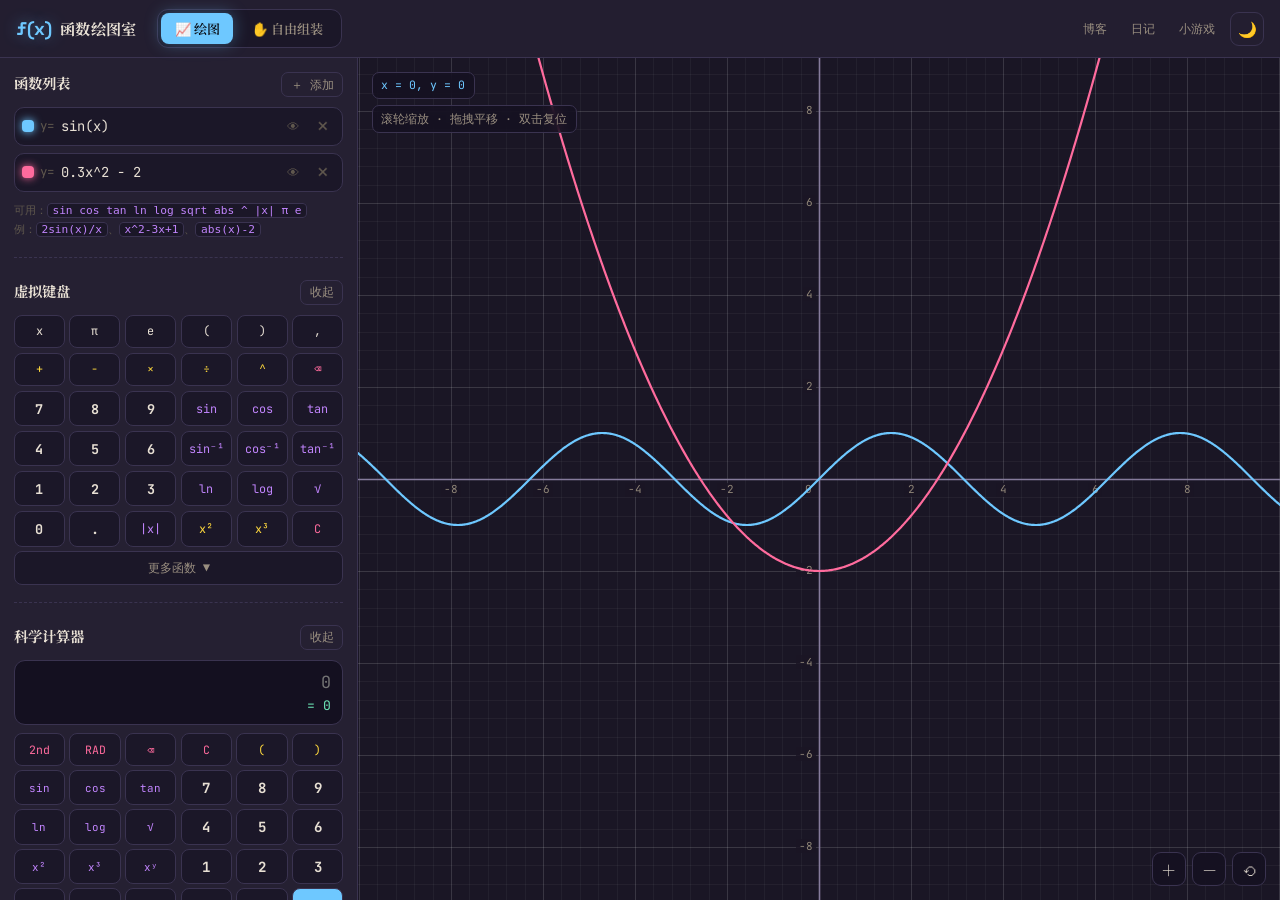
<file: index.html>
<!DOCTYPE html>
<html lang="zh-CN">
<head>
<meta charset="UTF-8">
<meta name="viewport" content="width=device-width, initial-scale=1.0, maximum-scale=1.0, user-scalable=no">
<title>函数绘图室 · 纸间札记</title>
<link rel="preconnect" href="https://fonts.googleapis.com">
<link rel="preconnect" href="https://fonts.gstatic.com" crossorigin>
<link href="https://fonts.googleapis.com/css2?family=JetBrains+Mono:wght@400;700&family=Noto+Serif+SC:wght@400;700&family=Space+Grotesk:wght@400;600;700&display=swap" rel="stylesheet">
<link rel="stylesheet" href="graph.css">
</head>
<body class="gapp">

<!-- ================= 顶栏 ================= -->
<header class="gbar">
  <div class="gbar__brand">
    <span class="brand-mark">ƒ(x)</span>
    <span class="brand-text">函数绘图室</span>
  </div>

  <nav class="gbar__modes" id="modeNav">
    <button class="mode-btn active" data-mode="plot">📈 绘图</button>
    <button class="mode-btn" data-mode="assemble">✋ 自由组装</button>
  </nav>

  <div class="gbar__right">
    <a class="gbar__link" href="blog.html">博客</a>
    <a class="gbar__link" href="diary.html">日记</a>
    <a class="gbar__link" href="games.html">小游戏</a>
    <button id="themeBtn" class="icon-btn" title="切换主题">🌙</button>
    <button id="panelToggle" class="icon-btn only-mobile" title="展开面板">☰</button>
  </div>
</header>

<!-- ================= 主体 ================= -->
<div class="gbody">

  <!-- ---------- 左侧功能栏 ---------- -->
  <aside class="panel" id="panel">

    <!-- 函数列表 -->
    <section class="sec">
      <div class="sec__head">
        <h3 class="sec__title">函数列表</h3>
        <button class="mini-btn" id="addExpr">＋ 添加</button>
      </div>
      <div class="expr-list" id="exprList"></div>
      <p class="hint">
        可用：<code>sin cos tan ln log sqrt abs ^ |x| π e</code><br>
        例：<code>2sin(x)/x</code>、<code>x^2-3x+1</code>、<code>abs(x)-2</code>
      </p>
    </section>

    <!-- 自由组装 -->
    <section class="sec sec--assemble" id="assembleSec" hidden>
      <div class="sec__head">
        <h3 class="sec__title">自由组装</h3>
        <span class="tag tag--pink">拖点生成解析式</span>
      </div>
      <p class="hint">
        在右侧网格上 <b>单击</b> 添加端点，<b>拖动</b> 端点改变形状，<b>右键</b> 删除端点。
      </p>
      <div class="row">
        <label class="field">
          <span>拟合次数</span>
          <select id="fitDeg">
            <option value="0">自动</option>
            <option value="1">1 次（直线）</option>
            <option value="2">2 次（抛物线）</option>
            <option value="3">3 次</option>
            <option value="4">4 次</option>
            <option value="5">5 次</option>
          </select>
        </label>
      </div>
      <div class="fitout" id="fitOut">— 还没有端点 —</div>
      <div class="row">
        <button class="btn btn--primary" id="applyFit">应用到函数列表</button>
        <button class="btn btn--ghost" id="clearPts">清空</button>
      </div>
      <div class="pts-info" id="ptsInfo"></div>
    </section>

    <!-- 虚拟键盘 -->
    <section class="sec">
      <div class="sec__head">
        <h3 class="sec__title">虚拟键盘</h3>
        <button class="mini-btn" id="kbToggle">收起</button>
      </div>
      <div class="kb" id="kb"></div>
    </section>

    <!-- 科学计算器 -->
    <section class="sec">
      <div class="sec__head">
        <h3 class="sec__title">科学计算器</h3>
        <button class="mini-btn" id="calcToggle">收起</button>
      </div>
      <div class="calc" id="calc">
        <div class="calc__screen">
          <input id="calcInput" class="calc__input" type="text" placeholder="0" spellcheck="false" autocomplete="off">
          <div class="calc__result" id="calcResult">= 0</div>
        </div>
        <div class="calc__keys" id="calcKeys"></div>
        <div class="calc__history" id="calcHistory"></div>
      </div>
    </section>

  </aside>

  <!-- ---------- 画布区 ---------- -->
  <main class="stage" id="stage">
    <canvas id="plot"></canvas>

    <div class="hud hud--left">
      <div class="hud__coords" id="coords">x = 0, y = 0</div>
      <div class="hud__mode" id="modeHint">滚轮缩放 · 拖拽平移 · 双击复位</div>
    </div>

    <div class="hud hud--right">
      <button class="hud-btn" id="zoomIn" title="放大">＋</button>
      <button class="hud-btn" id="zoomOut" title="缩小">－</button>
      <button class="hud-btn" id="resetView" title="复位">⟲</button>
    </div>

    <div class="toast" id="toast"></div>
  </main>

</div>

<div class="panel-mask" id="panelMask"></div>

<script src="graph.js"></script>
</body>
</html>
</file>
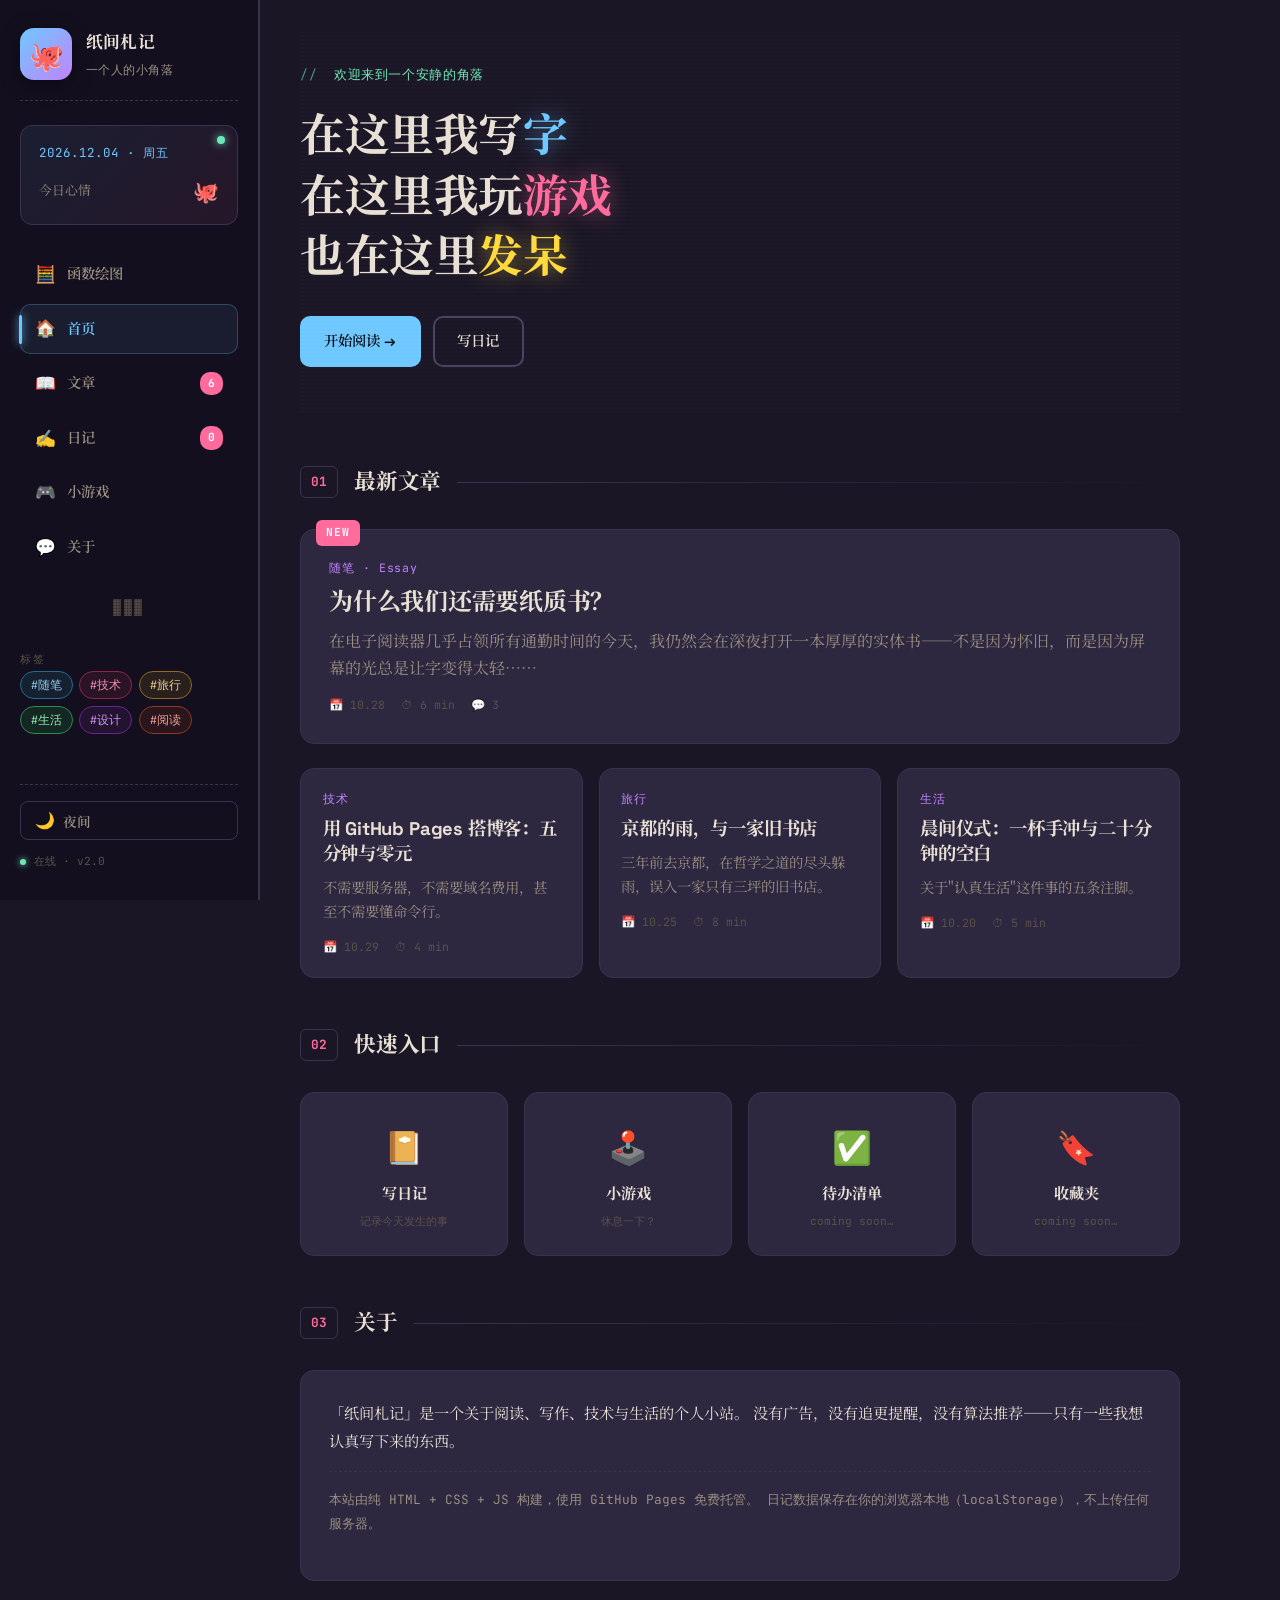
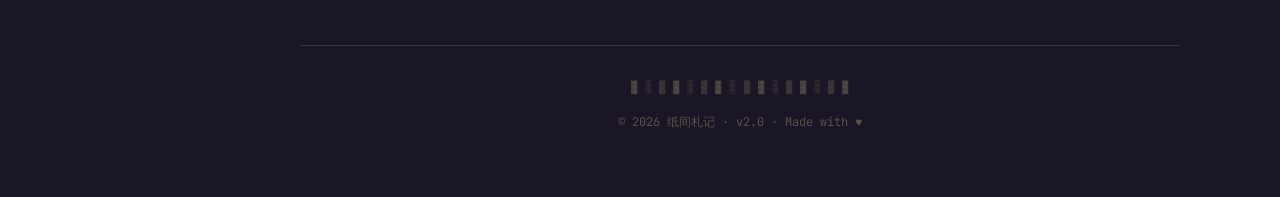
<file: blog.html>
<!DOCTYPE html>
<html lang="zh-CN">
<head>
  <meta charset="UTF-8">
  <meta name="viewport" content="width=device-width, initial-scale=1.0">
  <title>纸间札记 · 一个人的小角落</title>
  <link rel="preconnect" href="https://fonts.googleapis.com">
  <link rel="preconnect" href="https://fonts.gstatic.com" crossorigin>
  <link href="https://fonts.googleapis.com/css2?family=JetBrains+Mono:wght@400;700&family=Noto+Serif+SC:wght@400;700;900&family=Space+Grotesk:wght@400;600;700&display=swap" rel="stylesheet">
  <link rel="stylesheet" href="style.css">
</head>
<body class="app">

  <!-- ============ 侧边栏 ============ -->
  <aside class="sidebar" id="sidebar">
    <button class="sidebar__close" id="sidebarClose" aria-label="关闭侧边栏">✕</button>

    <!-- 头像 & 标题 -->
    <div class="profile">
      <div class="profile__avatar">
        <span class="avatar-emoji">🐙</span>
      </div>
      <div class="profile__info">
        <div class="profile__name">纸间札记</div>
        <div class="profile__tag">一个人的小角落</div>
      </div>
    </div>

    <!-- 今日卡片 -->
    <div class="today-card">
      <div class="today-card__dot"></div>
      <div class="today-card__date" id="todayDate">—</div>
      <div class="today-card__mood">
        <span class="mood-label">今日心情</span>
        <span class="mood-emoji" id="todayMood">✨</span>
      </div>
    </div>

    <!-- 导航菜单 -->
    <nav class="side-nav">
      <a href="index.html" class="side-nav__item">
        <span class="nav-icon">🧮</span>
        <span class="nav-label">函数绘图</span>
      </a>
      <a href="#" class="side-nav__item active" data-target="home">
        <span class="nav-icon">🏠</span>
        <span class="nav-label">首页</span>
      </a>
      <a href="#articles" class="side-nav__item" data-target="articles">
        <span class="nav-icon">📖</span>
        <span class="nav-label">文章</span>
        <span class="nav-badge">6</span>
      </a>
      <a href="diary.html" class="side-nav__item">
        <span class="nav-icon">✍️</span>
        <span class="nav-label">日记</span>
        <span class="nav-badge" id="diaryCount">0</span>
      </a>
      <a href="games.html" class="side-nav__item">
        <span class="nav-icon">🎮</span>
        <span class="nav-label">小游戏</span>
      </a>
      <a href="#about" class="side-nav__item" data-target="about">
        <span class="nav-icon">💬</span>
        <span class="nav-label">关于</span>
      </a>
    </nav>

    <!-- 分隔线 -->
    <div class="side-divider">
      <span class="divider-pixel">▓▓▓</span>
    </div>

    <!-- 标签云 -->
    <div class="tag-cloud">
      <span class="tag-cloud__title">标签</span>
      <div class="tags">
        <a href="#" class="tag" style="--tag-hue: 200">#随笔</a>
        <a href="#" class="tag" style="--tag-hue: 340">#技术</a>
        <a href="#" class="tag" style="--tag-hue: 40">#旅行</a>
        <a href="#" class="tag" style="--tag-hue: 140">#生活</a>
        <a href="#" class="tag" style="--tag-hue: 280">#设计</a>
        <a href="#" class="tag" style="--tag-hue: 10">#阅读</a>
      </div>
    </div>

    <!-- 底部控制 -->
    <div class="side-footer">
      <button class="theme-btn" id="themeToggle" title="切换主题">
        <span class="theme-icon">🌙</span>
        <span class="theme-label">夜间</span>
      </button>
      <div class="side-footer__status">
        <span class="status-dot"></span>
        <span>在线 · v2.0</span>
      </div>
    </div>
  </aside>

  <!-- 遮罩（移动设备） -->
  <div class="sidebar-overlay" id="sidebarOverlay"></div>

  <!-- ============ 主内容 ============ -->
  <main class="main">
    <!-- 移动端顶栏 -->
    <header class="topbar">
      <button class="topbar__menu" id="sidebarToggle" aria-label="打开侧边栏">☰</button>
      <h1 class="topbar__title">纸间札记</h1>
      <button class="topbar__theme" id="themeToggle2" aria-label="切换主题">🌙</button>
    </header>

    <!-- Hero -->
    <section class="hero">
      <div class="hero__tagline">
        <span class="tagline-prefix">//</span>
        <span>欢迎来到一个安静的角落</span>
      </div>
      <h2 class="hero__title">
        <span class="title-line">在这里我写<span class="neon">字</span></span>
        <span class="title-line">在这里我玩<span class="neon-alt">游</span><span class="neon-alt">戏</span></span>
        <span class="title-line">也在这里<span class="neon-accent">发呆</span></span>
      </h2>
      <div class="hero__cta">
        <a href="#articles" class="btn btn--primary">开始阅读 →</a>
        <a href="diary.html" class="btn btn--ghost">写日记</a>
      </div>
      <div class="hero__scan"></div>
    </section>

    <!-- 精选 -->
    <section class="featured" id="articles">
      <div class="section-header">
        <span class="section-num">01</span>
        <h3 class="section-title">最新文章</h3>
        <span class="section-line"></span>
      </div>

      <article class="post-card post-card--lg">
        <div class="post-card__badge">NEW</div>
        <div class="post-card__category">随笔 · Essay</div>
        <h4 class="post-card__title"><a href="articles/sample-1.html">为什么我们还需要纸质书？</a></h4>
        <p class="post-card__excerpt">在电子阅读器几乎占领所有通勤时间的今天，我仍然会在深夜打开一本厚厚的实体书——不是因为怀旧，而是因为屏幕的光总是让字变得太轻……</p>
        <div class="post-card__meta">
          <span>📅 10.28</span>
          <span>⏱ 6 min</span>
          <span>💬 3</span>
        </div>
      </article>

      <div class="featured-grid">
        <article class="post-card">
          <div class="post-card__category">技术</div>
          <h4 class="post-card__title"><a href="articles/sample-2.html">用 GitHub Pages 搭博客：五分钟与零元</a></h4>
          <p class="post-card__excerpt">不需要服务器，不需要域名费用，甚至不需要懂命令行。</p>
          <div class="post-card__meta"><span>📅 10.29</span><span>⏱ 4 min</span></div>
        </article>

        <article class="post-card">
          <div class="post-card__category">旅行</div>
          <h4 class="post-card__title"><a href="articles/sample-3.html">京都的雨，与一家旧书店</a></h4>
          <p class="post-card__excerpt">三年前去京都，在哲学之道的尽头躲雨，误入一家只有三坪的旧书店。</p>
          <div class="post-card__meta"><span>📅 10.25</span><span>⏱ 8 min</span></div>
        </article>

        <article class="post-card">
          <div class="post-card__category">生活</div>
          <h4 class="post-card__title"><a href="#">晨间仪式：一杯手冲与二十分钟的空白</a></h4>
          <p class="post-card__excerpt">关于"认真生活"这件事的五条注脚。</p>
          <div class="post-card__meta"><span>📅 10.20</span><span>⏱ 5 min</span></div>
        </article>
      </div>
    </section>

    <!-- 快速通道 -->
    <section class="quick-access">
      <div class="section-header">
        <span class="section-num">02</span>
        <h3 class="section-title">快速入口</h3>
        <span class="section-line"></span>
      </div>
      <div class="quick-grid">
        <a href="diary.html" class="quick-card quick-card--diary">
          <div class="quick-card__icon">📔</div>
          <div class="quick-card__label">写日记</div>
          <div class="quick-card__hint">记录今天发生的事</div>
        </a>
        <a href="games.html" class="quick-card quick-card--games">
          <div class="quick-card__icon">🕹️</div>
          <div class="quick-card__label">小游戏</div>
          <div class="quick-card__hint">休息一下？</div>
        </a>
        <a href="#" class="quick-card quick-card--todo">
          <div class="quick-card__icon">✅</div>
          <div class="quick-card__label">待办清单</div>
          <div class="quick-card__hint">coming soon…</div>
        </a>
        <a href="#" class="quick-card quick-card--bookmark">
          <div class="quick-card__icon">🔖</div>
          <div class="quick-card__label">收藏夹</div>
          <div class="quick-card__hint">coming soon…</div>
        </a>
      </div>
    </section>

    <!-- 关于 -->
    <section class="about" id="about">
      <div class="section-header">
        <span class="section-num">03</span>
        <h3 class="section-title">关于</h3>
        <span class="section-line"></span>
      </div>
      <div class="about-content">
        <p>
          「纸间札记」是一个关于阅读、写作、技术与生活的个人小站。
          没有广告，没有追更提醒，没有算法推荐——只有一些我想认真写下来的东西。
        </p>
        <p class="about-content__sub">
          本站由纯 HTML + CSS + JS 构建，使用 GitHub Pages 免费托管。
          日记数据保存在你的浏览器本地（localStorage），不上传任何服务器。
        </p>
      </div>
    </section>

    <footer class="footer">
      <div class="footer__pixel">▓ ░ ▒ ▓ ░ ▒ ▓ ░ ▒ ▓ ░ ▒ ▓ ░ ▒ ▓</div>
      <p class="footer__text">© 2026 纸间札记 · v2.0 · Made with ♥</p>
    </footer>
  </main>

  <script src="script.js"></script>
</body>
</html>
</file>
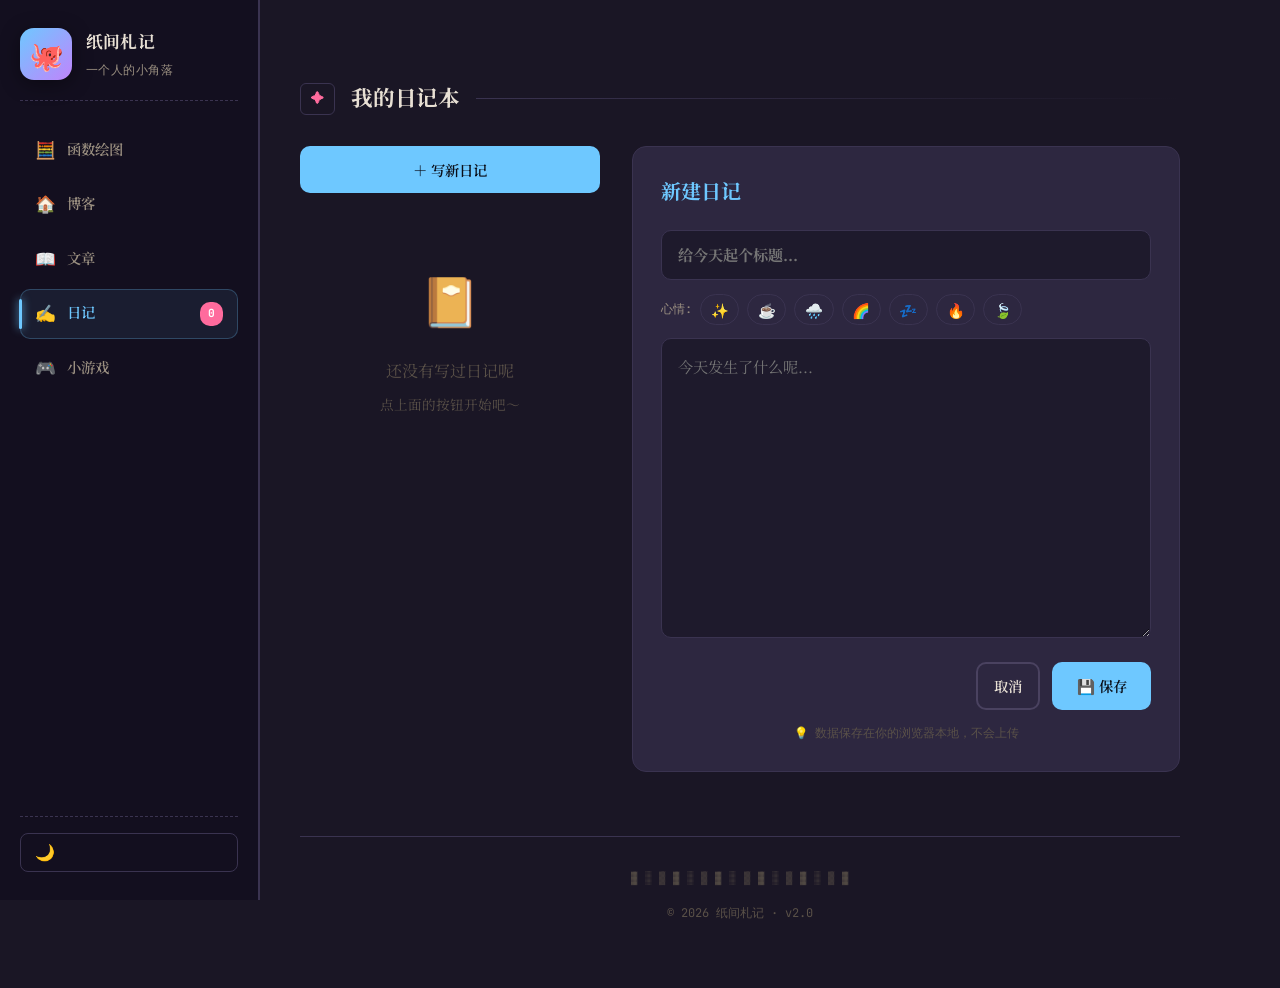
<file: diary.html>
<!DOCTYPE html>
<html lang="zh-CN">
<head>
  <meta charset="UTF-8">
  <meta name="viewport" content="width=device-width, initial-scale=1.0">
  <title>写日记 · 纸间札记</title>
  <link rel="preconnect" href="https://fonts.googleapis.com">
  <link rel="preconnect" href="https://fonts.gstatic.com" crossorigin>
  <link href="https://fonts.googleapis.com/css2?family=JetBrains+Mono:wght@400;700&family=Noto+Serif+SC:wght@400;700&family=Space+Grotesk:wght@400;600;700&display=swap" rel="stylesheet">
  <link rel="stylesheet" href="style.css">
  <style>
    .diary-layout { display: grid; grid-template-columns: 300px 1fr; gap: 2rem; align-items: start; }
    .diary-list { display: flex; flex-direction: column; gap: .75rem; }
    .diary-item {
      background: var(--bg-card);
      border: 1px solid var(--border);
      border-radius: 12px;
      padding: 1rem 1.1rem;
      cursor: pointer;
      transition: all .2s;
    }
    .diary-item:hover { border-color: var(--neon-blue); transform: translateY(-2px); }
    .diary-item.active { border-color: var(--neon-blue); background: rgba(110,200,255,.08); }
    .diary-item__date { font-family: var(--font-mono); font-size: .75rem; color: var(--neon-pink); }
    .diary-item__title { font-family: var(--font-display); font-weight: 700; font-size: .95rem; margin: .25rem 0; }
    .diary-item__preview { font-size: .82rem; color: var(--text-dim); line-height: 1.55; display: -webkit-box; -webkit-line-clamp: 2; -webkit-box-orient: vertical; overflow: hidden; }
    .diary-item__actions { display: flex; gap: .5rem; margin-top: .75rem; }
    .diary-item__del { font-family: var(--font-mono); font-size: .7rem; color: var(--text-faint); padding: 2px 8px; border-radius: 5px; border: 1px solid var(--border); }
    .diary-item__del:hover { border-color: var(--neon-pink); color: var(--neon-pink); }

    .diary-editor {
      background: var(--bg-card);
      border: 1px solid var(--border);
      border-radius: 14px;
      padding: 1.75rem;
      position: sticky;
      top: 2rem;
    }
    .diary-editor__title {
      font-family: var(--font-display);
      font-weight: 700;
      font-size: 1.25rem;
      margin-bottom: 1.25rem;
      color: var(--neon-blue);
    }
    .diary-editor input, .diary-editor textarea {
      width: 100%;
      background: var(--bg-input);
      border: 1px solid var(--border);
      border-radius: 10px;
      padding: .85rem 1rem;
      color: var(--text);
      font-family: inherit;
      font-size: .95rem;
      transition: border-color .2s;
    }
    .diary-editor input:focus, .diary-editor textarea:focus { outline: none; border-color: var(--neon-blue); }
    .diary-editor input { margin-bottom: .85rem; font-weight: 700; }
    .diary-editor textarea { resize: vertical; min-height: 300px; line-height: 1.85; margin-bottom: 1rem; }
    .diary-editor__toolbar { display: flex; gap: .5rem; flex-wrap: wrap; margin-bottom: .85rem; }
    .mood-btn {
      padding: .25rem .6rem;
      border-radius: 20px;
      border: 1px solid var(--border);
      font-size: .9rem;
      transition: all .2s;
    }
    .mood-btn:hover, .mood-btn.active { border-color: var(--neon-yellow); background: rgba(255,217,61,.1); }
    .diary-editor__actions { display: flex; gap: .75rem; justify-content: flex-end; }
    .empty-state { text-align: center; padding: 3rem 1rem; color: var(--text-faint); }
    .empty-state__emoji { font-size: 3rem; margin-bottom: 1rem; }

    @media (max-width: 900px) {
      .diary-layout { grid-template-columns: 1fr; }
      .diary-editor { position: static; }
    }
  </style>
</head>
<body class="app">

  <!-- ============ 侧边栏 ============ -->
  <aside class="sidebar" id="sidebar">
    <button class="sidebar__close" id="sidebarClose">✕</button>
    <div class="profile">
      <div class="profile__avatar"><span class="avatar-emoji">🐙</span></div>
      <div class="profile__info">
        <div class="profile__name">纸间札记</div>
        <div class="profile__tag">一个人的小角落</div>
      </div>
    </div>
    <nav class="side-nav">
      <a href="index.html" class="side-nav__item"><span class="nav-icon">🧮</span><span class="nav-label">函数绘图</span></a>
      <a href="blog.html" class="side-nav__item"><span class="nav-icon">🏠</span><span class="nav-label">博客</span></a>
      <a href="blog.html#articles" class="side-nav__item"><span class="nav-icon">📖</span><span class="nav-label">文章</span></a>
      <a href="#" class="side-nav__item active"><span class="nav-icon">✍️</span><span class="nav-label">日记</span><span class="nav-badge" id="diaryCount">0</span></a>
      <a href="games.html" class="side-nav__item"><span class="nav-icon">🎮</span><span class="nav-label">小游戏</span></a>
    </nav>
    <div class="side-footer">
      <button class="theme-btn" id="themeToggle"><span class="theme-icon">🌙</span></button>
    </div>
  </aside>
  <div class="sidebar-overlay" id="sidebarOverlay"></div>

  <!-- ============ 主内容 ============ -->
  <main class="main">
    <header class="topbar">
      <button class="topbar__menu" id="sidebarToggle">☰</button>
      <h1 class="topbar__title">✍️ 写日记</h1>
      <button class="topbar__theme" id="themeToggle2">🌙</button>
    </header>

    <div class="section-header">
      <span class="section-num">✦</span>
      <h3 class="section-title">我的日记本</h3>
      <span class="section-line"></span>
    </div>

    <div class="diary-layout">
      <!-- 日记列表 -->
      <div>
        <button id="newEntryBtn" class="btn btn--primary" style="margin-bottom:1rem;width:100%;justify-content:center">
          ＋ 写新日记
        </button>
        <div class="diary-list" id="diaryList"></div>
      </div>

      <!-- 编辑器 -->
      <div class="diary-editor">
        <div class="diary-editor__title" id="editorTitle">新建日记</div>
        <input id="diaryTitle" type="text" placeholder="给今天起个标题..." maxlength="60">
        <div class="diary-editor__toolbar">
          <span style="font-family:var(--font-mono);font-size:.75rem;color:var(--text-dim);align-self:center">心情:</span>
          <button type="button" class="mood-btn" data-mood="✨">✨</button>
          <button type="button" class="mood-btn" data-mood="☕">☕</button>
          <button type="button" class="mood-btn" data-mood="🌧️">🌧️</button>
          <button type="button" class="mood-btn" data-mood="🌈">🌈</button>
          <button type="button" class="mood-btn" data-mood="💤">💤</button>
          <button type="button" class="mood-btn" data-mood="🔥">🔥</button>
          <button type="button" class="mood-btn" data-mood="🍃">🍃</button>
        </div>
        <textarea id="diaryContent" placeholder="今天发生了什么呢..."></textarea>
        <div class="diary-editor__actions">
          <button id="cancelBtn" class="btn btn--ghost" style="padding:.5rem 1rem">取消</button>
          <button id="saveBtn" class="btn btn--primary">💾 保存</button>
        </div>
        <p style="font-family:var(--font-mono);font-size:.72rem;color:var(--text-faint);margin-top:.85rem;text-align:center">
          💡 数据保存在你的浏览器本地，不会上传
        </p>
      </div>
    </div>

    <footer class="footer">
      <div class="footer__pixel">▓ ░ ▒ ▓ ░ ▒ ▓ ░ ▒ ▓ ░ ▒ ▓ ░ ▒ ▓</div>
      <p class="footer__text">© 2026 纸间札记 · v2.0</p>
    </footer>
  </main>

  <script src="script.js"></script>
  <script>
    /* ---------- Diary App ---------- */
    (function() {
      var STORAGE = 'diary-entries';
      var listEl = document.getElementById('diaryList');
      var titleInput = document.getElementById('diaryTitle');
      var contentInput = document.getElementById('diaryContent');
      var editorTitle = document.getElementById('editorTitle');
      var saveBtn = document.getElementById('saveBtn');
      var cancelBtn = document.getElementById('cancelBtn');
      var newBtn = document.getElementById('newEntryBtn');
      var diaryCountEl = document.getElementById('diaryCount');
      var moodBtns = document.querySelectorAll('.mood-btn');

      var entries = [];
      var editingId = null;
      var selectedMood = '✨';

      function load() {
        try { entries = JSON.parse(localStorage.getItem(STORAGE) || '[]'); }
        catch (e) { entries = []; }
        entries.sort(function(a,b) { return b.timestamp - a.timestamp; });
        render();
      }

      function persist() { localStorage.setItem(STORAGE, JSON.stringify(entries)); }

      function render() {
        diaryCountEl.textContent = entries.length;
        if (entries.length === 0) {
          listEl.innerHTML = '<div class="empty-state">' +
            '<div class="empty-state__emoji">📔</div>' +
            '<p>还没有写过日记呢</p>' +
            '<p style="font-size:.85rem;margin-top:.5rem">点上面的按钮开始吧～</p></div>';
          return;
        }
        var html = '';
        for (var i=0; i<entries.length; i++) {
          var e = entries[i];
          var active = (e.id === editingId) ? ' active' : '';
          var preview = (e.content || '').substring(0, 80);
          html += '<div class="diary-item' + active + '" data-id="' + e.id + '">' +
            '<div class="diary-item__date">' + formatDate(e.timestamp) + ' ' + (e.mood || '') + '</div>' +
            '<div class="diary-item__title">' + escapeHtml(e.title || '(无标题)') + '</div>' +
            '<div class="diary-item__preview">' + escapeHtml(preview) + '</div>' +
            '<div class="diary-item__actions">' +
              '<button class="diary-item__del" data-del="' + e.id + '">删除</button>' +
            '</div></div>';
        }
        listEl.innerHTML = html;

        var items = listEl.querySelectorAll('.diary-item');
        for (var j=0; j<items.length; j++) {
          (function(el) {
            el.addEventListener('click', function(ev) {
              var delBtn = ev.target.closest('[data-del]');
              if (delBtn) {
                ev.stopPropagation();
                var id = delBtn.getAttribute('data-del');
                if (confirm('确定删除这篇日记吗？')) {
                  var newEntries = [];
                  for (var k=0; k<entries.length; k++) if (entries[k].id !== id) newEntries.push(entries[k]);
                  entries = newEntries;
                  persist();
                  if (editingId === id) resetEditor();
                  render();
                }
                return;
              }
              openEditor(el.getAttribute('data-id'));
            });
          })(items[j]);
        }
      }

      function formatDate(ts) {
        var d = new Date(ts);
        var mm = pad(d.getMonth()+1);
        var dd = pad(d.getDate());
        var hh = pad(d.getHours());
        var mi = pad(d.getMinutes());
        return mm + '.' + dd + ' ' + hh + ':' + mi;
      }
      function pad(n) { return n < 10 ? '0' + n : '' + n; }

      function escapeHtml(s) {
        var div = document.createElement('div');
        div.appendChild(document.createTextNode(s));
        return div.innerHTML;
      }

      function openEditor(id) {
        var e = null;
        for (var i=0; i<entries.length; i++) if (entries[i].id === id) { e = entries[i]; break; }
        if (!e) return;
        editingId = id;
        editorTitle.textContent = '编辑日记';
        titleInput.value = e.title || '';
        contentInput.value = e.content || '';
        selectedMood = e.mood || '✨';
        updateMoodBtns();
        render();
        titleInput.focus();
      }

      function resetEditor() {
        editingId = null;
        editorTitle.textContent = '新建日记';
        titleInput.value = '';
        contentInput.value = '';
        selectedMood = '✨';
        updateMoodBtns();
        render();
      }

      function updateMoodBtns() {
        for (var i=0; i<moodBtns.length; i++) {
          moodBtns[i].classList.toggle('active', moodBtns[i].getAttribute('data-mood') === selectedMood);
        }
      }

      if (newBtn) newBtn.addEventListener('click', resetEditor);
      if (cancelBtn) cancelBtn.addEventListener('click', resetEditor);

      for (var i=0; i<moodBtns.length; i++) {
        moodBtns[i].addEventListener('click', (function(btn) {
          return function() {
            selectedMood = btn.getAttribute('data-mood');
            updateMoodBtns();
          };
        })(moodBtns[i]));
      }

      if (saveBtn) {
        saveBtn.addEventListener('click', function() {
          var title = titleInput.value.trim();
          var content = contentInput.value.trim();
          if (!title && !content) {
            alert('写点什么再保存吧～');
            return;
          }
          if (editingId) {
            for (var i=0; i<entries.length; i++) {
              if (entries[i].id === editingId) {
                entries[i].title = title;
                entries[i].content = content;
                entries[i].mood = selectedMood;
                entries[i].timestamp = Date.now();
                break;
              }
            }
          } else {
            entries.unshift({
              id: 'entry-' + Date.now(),
              title: title,
              content: content,
              mood: selectedMood,
              timestamp: Date.now()
            });
          }
          persist();
          resetEditor();
        });
      }

      load();
    })();
  </script>
</body>
</html>
</file>
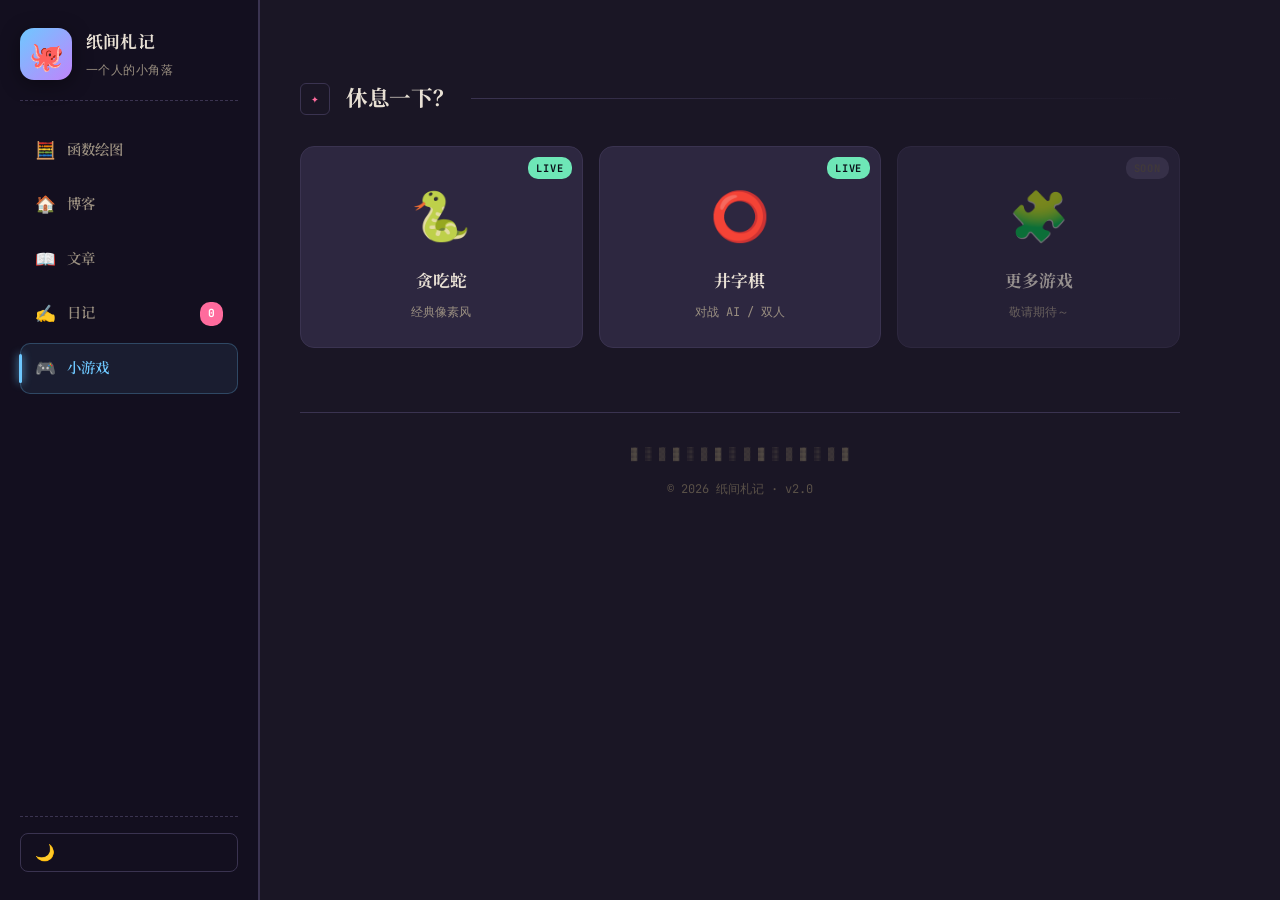
<file: games.html>
<!DOCTYPE html>
<html lang="zh-CN">
<head>
  <meta charset="UTF-8">
  <meta name="viewport" content="width=device-width, initial-scale=1.0">
  <title>小游戏 · 纸间札记</title>
  <link rel="preconnect" href="https://fonts.googleapis.com">
  <link rel="preconnect" href="https://fonts.gstatic.com" crossorigin>
  <link href="https://fonts.googleapis.com/css2?family=JetBrains+Mono:wght@400;700&family=Noto+Serif+SC:wght@400;700&family=Space+Grotesk:wght@400;600;700&display=swap" rel="stylesheet">
  <link rel="stylesheet" href="style.css">
  <style>
    .games-layout { display: grid; grid-template-columns: repeat(auto-fill, minmax(280px, 1fr)); gap: 1rem; }
    .game-card {
      background: var(--bg-card);
      border: 1px solid var(--border);
      border-radius: 14px;
      padding: 1.5rem;
      cursor: pointer;
      transition: all .25s;
      text-align: center;
      position: relative;
      overflow: hidden;
    }
    .game-card:hover { transform: translateY(-4px); }
    .game-card__icon { font-size: 3rem; margin-bottom: .75rem; }
    .game-card__name { font-family: var(--font-display); font-weight: 700; font-size: 1.05rem; }
    .game-card__desc { font-family: var(--font-mono); font-size: .75rem; color: var(--text-dim); margin-top: .35rem; }
    .game-card__badge {
      position: absolute; top: 10px; right: 10px;
      font-family: var(--font-mono); font-size: .65rem; font-weight: 700;
      padding: 2px 8px; border-radius: 10px; letter-spacing: .08em;
    }
    .badge-live { background: var(--neon-green); color: #0a0e18; }
    .badge-soon { background: var(--border-thick); color: var(--text-faint); }

    .game-card--snake:hover { border-color: var(--neon-green); }
    .game-card--tictactoe:hover { border-color: var(--neon-pink); }
    .game-card--coming { opacity: .6; cursor: not-allowed; }

    /* Game container */
    .game-container {
      background: var(--bg-card);
      border: 1px solid var(--border);
      border-radius: 14px;
      padding: 2rem;
      margin-top: 1.5rem;
    }
    .game-header { display: flex; justify-content: space-between; align-items: center; margin-bottom: 1rem; flex-wrap: wrap; gap: .75rem; }
    .game-title { font-family: var(--font-display); font-weight: 700; font-size: 1.15rem; }
    .game-stats { font-family: var(--font-mono); font-size: .8rem; display: flex; gap: 1rem; color: var(--text-dim); }
    .game-stats span { color: var(--neon-blue); font-weight: 700; }

    /* Snake */
    .snake-wrap { display: flex; flex-direction: column; align-items: center; gap: 1rem; }
    #snakeCanvas {
      background: #0d0917;
      border: 2px solid var(--border);
      border-radius: 10px;
      image-rendering: pixelated;
    }
    .snake-controls { display: flex; gap: .5rem; flex-wrap: wrap; justify-content: center; }
    .snake-hint { font-family: var(--font-mono); font-size: .75rem; color: var(--text-faint); text-align: center; }

    /* Tic Tac Toe */
    .ttt-wrap { display: flex; flex-direction: column; align-items: center; gap: 1rem; }
    .ttt-board {
      display: grid; grid-template-columns: repeat(3, 1fr);
      gap: 8px;
      width: 280px; height: 280px;
    }
    .ttt-cell {
      background: var(--bg-input);
      border: 2px solid var(--border);
      border-radius: 10px;
      display: flex; align-items: center; justify-content: center;
      font-family: var(--font-display);
      font-size: 3rem;
      font-weight: 700;
      cursor: pointer;
      transition: all .15s;
      user-select: none;
    }
    .ttt-cell:hover:not(.taken) { border-color: var(--neon-blue); }
    .ttt-cell.x { color: var(--neon-blue); text-shadow: 0 0 15px rgba(110,200,255,.5); }
    .ttt-cell.o { color: var(--neon-pink); text-shadow: 0 0 15px rgba(255,107,157,.5); }
    .ttt-cell.win { border-color: var(--neon-yellow); background: rgba(255,217,61,.1); }
    .ttt-status { font-family: var(--font-display); font-weight: 700; font-size: 1.1rem; }
    .ttt-status.x { color: var(--neon-blue); }
    .ttt-status.o { color: var(--neon-pink); }
    .ttt-status.draw { color: var(--neon-yellow); }
    .ttt-modes { display: flex; gap: .5rem; margin-bottom: .5rem; }
  </style>
</head>
<body class="app">

  <!-- ============ 侧边栏 ============ -->
  <aside class="sidebar" id="sidebar">
    <button class="sidebar__close" id="sidebarClose">✕</button>
    <div class="profile">
      <div class="profile__avatar"><span class="avatar-emoji">🐙</span></div>
      <div class="profile__info">
        <div class="profile__name">纸间札记</div>
        <div class="profile__tag">一个人的小角落</div>
      </div>
    </div>
    <nav class="side-nav">
      <a href="index.html" class="side-nav__item"><span class="nav-icon">🧮</span><span class="nav-label">函数绘图</span></a>
      <a href="blog.html" class="side-nav__item"><span class="nav-icon">🏠</span><span class="nav-label">博客</span></a>
      <a href="blog.html#articles" class="side-nav__item"><span class="nav-icon">📖</span><span class="nav-label">文章</span></a>
      <a href="diary.html" class="side-nav__item"><span class="nav-icon">✍️</span><span class="nav-label">日记</span><span class="nav-badge" id="diaryCount">0</span></a>
      <a href="#" class="side-nav__item active"><span class="nav-icon">🎮</span><span class="nav-label">小游戏</span></a>
    </nav>
    <div class="side-footer">
      <button class="theme-btn" id="themeToggle"><span class="theme-icon">🌙</span></button>
    </div>
  </aside>
  <div class="sidebar-overlay" id="sidebarOverlay"></div>

  <!-- ============ 主内容 ============ -->
  <main class="main">
    <header class="topbar">
      <button class="topbar__menu" id="sidebarToggle">☰</button>
      <h1 class="topbar__title">🎮 小游戏</h1>
      <button class="topbar__theme" id="themeToggle2">🌙</button>
    </header>

    <div class="section-header">
      <span class="section-num">✦</span>
      <h3 class="section-title">休息一下？</h3>
      <span class="section-line"></span>
    </div>

    <!-- 游戏选择 -->
    <div class="games-layout" id="gamePicker">
      <div class="game-card game-card--snake" data-game="snake">
        <div class="game-card__badge badge-live">LIVE</div>
        <div class="game-card__icon">🐍</div>
        <div class="game-card__name">贪吃蛇</div>
        <div class="game-card__desc">经典像素风</div>
      </div>
      <div class="game-card game-card--tictactoe" data-game="ttt">
        <div class="game-card__badge badge-live">LIVE</div>
        <div class="game-card__icon">⭕</div>
        <div class="game-card__name">井字棋</div>
        <div class="game-card__desc">对战 AI / 双人</div>
      </div>
      <div class="game-card game-card--coming">
        <div class="game-card__badge badge-soon">SOON</div>
        <div class="game-card__icon">🧩</div>
        <div class="game-card__name">更多游戏</div>
        <div class="game-card__desc">敬请期待～</div>
      </div>
    </div>

    <!-- 游戏区域 -->
    <div class="game-container" id="gameContainer" style="display:none"></div>

    <footer class="footer">
      <div class="footer__pixel">▓ ░ ▒ ▓ ░ ▒ ▓ ░ ▒ ▓ ░ ▒ ▓ ░ ▒ ▓</div>
      <p class="footer__text">© 2026 纸间札记 · v2.0</p>
    </footer>
  </main>

  <script src="script.js"></script>
  <script>
    /* ---------- Game Router ---------- */
    (function() {
      var picker = document.getElementById('gamePicker');
      var container = document.getElementById('gameContainer');
      var snakeKeyHandler = null;

      picker.addEventListener('click', function(e) {
        var card = e.target;
        while (card && !card.getAttribute('data-game')) {
          card = card.parentElement;
          if (card === picker || !card) break;
        }
        if (!card || !card.getAttribute('data-game')) return;
        var game = card.getAttribute('data-game');
        if (game === 'snake') { container.innerHTML = snakeHTML(); initSnake(); }
        else if (game === 'ttt') { container.innerHTML = tttHTML(); initTTT(); }
        else return;
        container.style.display = 'block';
        container.scrollIntoView({ behavior: 'smooth', block: 'start' });
      });

      // ===== Snake =====
      function snakeHTML() {
        return '<div class="game-header">' +
          '<div class="game-title">🐍 贪吃蛇</div>' +
          '<div class="game-stats">' +
            '分数 <span id="snakeScore">0</span> · 最高 <span id="snakeHigh">0</span>' +
          '</div>' +
        '</div>' +
        '<div class="snake-wrap">' +
          '<canvas id="snakeCanvas" width="400" height="400"></canvas>' +
          '<div class="snake-controls">' +
            '<button class="btn btn--primary" id="snakeStart">▶ 开始 / 重开</button>' +
            '<button class="btn btn--ghost" id="snakePause">⏸ 暂停</button>' +
          '</div>' +
          '<div class="snake-hint">方向键 / WASD 控制 · 空格暂停</div>' +
        '</div>';
      }

      function initSnake() {
        var canvas = document.getElementById('snakeCanvas');
        var ctx = canvas.getContext('2d');
        var scoreEl = document.getElementById('snakeScore');
        var highEl = document.getElementById('snakeHigh');
        var startBtn = document.getElementById('snakeStart');
        var pauseBtn = document.getElementById('snakePause');

        var GRID = 20;
        var CELLS = canvas.width / GRID;
        var snake, dir, nextDir, food, score, running, paused, timer;
        var high = parseInt(localStorage.getItem('snake-high') || '0', 10);
        highEl.textContent = high;

        function reset() {
          snake = [{x:10,y:10},{x:9,y:10},{x:8,y:10}];
          dir = {x:1,y:0}; nextDir = {x:1,y:0};
          score = 0; scoreEl.textContent = '0';
          placeFood();
          draw();
        }
        function placeFood() {
          var ok = false;
          while (!ok) {
            food = {x: Math.floor(Math.random()*CELLS), y: Math.floor(Math.random()*CELLS)};
            ok = true;
            for (var i=0; i<snake.length; i++) {
              if (snake[i].x === food.x && snake[i].y === food.y) { ok = false; break; }
            }
          }
        }
        function step() {
          dir = nextDir;
          var head = {x: snake[0].x + dir.x, y: snake[0].y + dir.y};
          if (head.x < 0 || head.x >= CELLS || head.y < 0 || head.y >= CELLS) {
            gameOver(); return;
          }
          for (var i=0; i<snake.length; i++) {
            if (snake[i].x === head.x && snake[i].y === head.y) { gameOver(); return; }
          }
          snake.unshift(head);
          if (head.x === food.x && head.y === food.y) {
            score++; scoreEl.textContent = score; placeFood();
          } else {
            snake.pop();
          }
          draw();
        }
        function draw() {
          ctx.fillStyle = '#0d0917';
          ctx.fillRect(0, 0, canvas.width, canvas.height);
          ctx.strokeStyle = 'rgba(255,255,255,.03)';
          ctx.lineWidth = 1;
          for (var i=0; i<=CELLS; i++) {
            ctx.beginPath(); ctx.moveTo(i*GRID+0.5, 0); ctx.lineTo(i*GRID+0.5, canvas.height); ctx.stroke();
            ctx.beginPath(); ctx.moveTo(0, i*GRID+0.5); ctx.lineTo(canvas.width, i*GRID+0.5); ctx.stroke();
          }
          ctx.fillStyle = '#ff6b9d';
          ctx.shadowColor = '#ff6b9d'; ctx.shadowBlur = 10;
          ctx.beginPath(); ctx.arc(food.x*GRID+GRID/2, food.y*GRID+GRID/2, GRID/2-3, 0, Math.PI*2); ctx.fill();
          ctx.shadowBlur = 0;
          for (var j=0; j<snake.length; j++) {
            var s = snake[j];
            ctx.fillStyle = (j === 0) ? '#6ee7b7' : '#4ade80';
            ctx.fillRect(s.x*GRID+1, s.y*GRID+1, GRID-2, GRID-2);
          }
          ctx.fillStyle = '#6ee7b7';
          ctx.shadowColor = '#6ee7b7'; ctx.shadowBlur = 15;
          ctx.fillRect(snake[0].x*GRID+1, snake[0].y*GRID+1, GRID-2, GRID-2);
          ctx.shadowBlur = 0;
        }
        function gameOver() {
          running = false; clearInterval(timer);
          if (score > high) { high = score; localStorage.setItem('snake-high', high); highEl.textContent = high; }
          ctx.fillStyle = 'rgba(0,0,0,.75)';
          ctx.fillRect(0, 0, canvas.width, canvas.height);
          ctx.fillStyle = '#ff6b9d';
          ctx.font = 'bold 28px Space Grotesk, sans-serif';
          ctx.textAlign = 'center'; ctx.textBaseline = 'middle';
          ctx.fillText('游戏结束', canvas.width/2, canvas.height/2 - 15);
          ctx.fillStyle = '#e8e0d4';
          ctx.font = '16px Space Grotesk';
          ctx.fillText('得分: ' + score, canvas.width/2, canvas.height/2 + 15);
        }
        function start() {
          reset(); running = true; paused = false;
          clearInterval(timer);
          timer = setInterval(step, 120);
        }
        function togglePause() {
          if (!running) return;
          paused = !paused;
          if (paused) { clearInterval(timer); pauseBtn.textContent = '▶ 继续'; }
          else { timer = setInterval(step, 120); pauseBtn.textContent = '⏸ 暂停'; }
        }

        startBtn.onclick = start;
        pauseBtn.onclick = togglePause;

        // remove old handler if any
        if (snakeKeyHandler) document.removeEventListener('keydown', snakeKeyHandler);
        snakeKeyHandler = function (e) {
          var k = e.key.toLowerCase();
          if (k === ' ') {
            e.preventDefault();
            if (running) togglePause();
            return;
          }
          if (!running || paused) {
            return;
          }
          if ((k === 'arrowup' || k === 'w') && dir.y !== 1) {
            nextDir = {x:0, y:-1};
          } else if ((k === 'arrowdown' || k === 's') && dir.y !== -1) {
            nextDir = {x:0, y:1};
          } else if ((k === 'arrowleft' || k === 'a') && dir.x !== 1) {
            nextDir = {x:-1, y:0};
          } else if ((k === 'arrowright' || k === 'd') && dir.x !== -1) {
            nextDir = {x:1, y:0};
          }
        };
        document.addEventListener('keydown', snakeKeyHandler);

        reset();
      }

      // ===== Tic Tac Toe =====
      function tttHTML() {
        var cells = '';
        for (var k=0; k<9; k++) cells += '<div class="ttt-cell"></div>';
        return '<div class="game-header">' +
          '<div class="game-title">⭕ 井字棋</div>' +
          '<div class="game-stats">' +
            '<span style="color:var(--neon-blue)">X</span> · <span style="color:var(--neon-pink)">O</span> · <span style="color:var(--text-faint)">平局</span>' +
          '</div>' +
        '</div>' +
        '<div class="ttt-wrap">' +
          '<div class="ttt-modes">' +
            '<button class="btn btn--ghost" data-mode="pvp">双人对战</button>' +
            '<button class="btn btn--primary" data-mode="pve">vs 电脑</button>' +
          '</div>' +
          '<div class="ttt-status" id="tttStatus">轮到 X</div>' +
          '<div class="ttt-board" id="tttBoard">' + cells + '</div>' +
          '<button class="btn btn--ghost" id="tttReset">🔄 再来一局</button>' +
        '</div>';
      }

      function initTTT() {
        var boardEl = document.getElementById('tttBoard');
        var statusEl = document.getElementById('tttStatus');
        var resetBtn = document.getElementById('tttReset');
        var cells = boardEl.querySelectorAll('.ttt-cell');
        var board, current, gameOver, mode = 'pve';

        var wins = [[0,1,2],[3,4,5],[6,7,8],[0,3,6],[1,4,7],[2,5,8],[0,4,8],[2,4,6]];

        function reset() {
          board = ['','','','','','','','',''];
          current = 'X'; gameOver = false;
          for (var i=0; i<cells.length; i++) {
            cells[i].textContent = '';
            cells[i].className = 'ttt-cell';
          }
          statusEl.textContent = '轮到 X';
          statusEl.className = 'ttt-status x';
        }

        function checkWin(player) {
          for (var i=0; i<wins.length; i++) {
            var w = wins[i];
            if (board[w[0]] === player && board[w[1]] === player && board[w[2]] === player) return w;
          }
          return null;
        }

        function makeMove(i) {
          if (board[i] || gameOver) return;
          board[i] = current;
          var cell = cells[i];
          cell.textContent = current;
          if (current === 'X') cell.classList.add('x'); else cell.classList.add('o');
          var win = checkWin(current);
          if (win) {
            gameOver = true;
            for (var j=0; j<win.length; j++) cells[win[j]].classList.add('win');
            statusEl.textContent = '🎉 ' + current + ' 赢了！';
            statusEl.className = 'ttt-status ' + current.toLowerCase();
            return;
          }
          var full = true;
          for (var k=0; k<9; k++) if (!board[k]) { full = false; break; }
          if (full) {
            gameOver = true;
            statusEl.textContent = '🤝 平局';
            statusEl.className = 'ttt-status draw';
            return;
          }
          current = current === 'X' ? 'O' : 'X';
          statusEl.textContent = '轮到 ' + current;
          statusEl.className = 'ttt-status ' + current.toLowerCase();
          if (mode === 'pve' && current === 'O' && !gameOver) {
            setTimeout(aiMove, 400);
          }
        }

        function aiMove() {
          if (gameOver) return;
          var move = null;
          // try to win
          for (var i=0; i<9; i++) {
            if (!board[i]) { board[i]='O'; if (checkWin('O')) { board[i]=''; move=i; break; } board[i]=''; }
          }
          // block
          if (move === null) {
            for (var i=0; i<9; i++) {
              if (!board[i]) { board[i]='X'; if (checkWin('X')) { board[i]=''; move=i; break; } board[i]=''; }
            }
          }
          if (move === null && !board[4]) move = 4;
          if (move === null) {
            var corners = [0,2,6,8];
            var avail = [];
            for (var c=0; c<corners.length; c++) if (!board[corners[c]]) avail.push(corners[c]);
            if (avail.length) move = avail[Math.floor(Math.random()*avail.length)];
          }
          if (move === null) {
            var allEmpty = [];
            for (var e=0; e<9; e++) if (!board[e]) allEmpty.push(e);
            if (allEmpty.length) move = allEmpty[Math.floor(Math.random()*allEmpty.length)];
          }
          if (move !== null) makeMove(move);
        }

        for (var idx=0; idx<cells.length; idx++) {
          (function(i) { cells[i].onclick = function() { makeMove(i); }; })(idx);
        }
        resetBtn.onclick = reset;
        var modeBtns = document.querySelectorAll('.ttt-modes button');
        for (var b=0; b<modeBtns.length; b++) {
          modeBtns[b].onclick = (function(btn) {
            return function () {
              mode = btn.getAttribute('data-mode');
              for (var x=0; x<modeBtns.length; x++) {
                modeBtns[x].className = (modeBtns[x].getAttribute('data-mode') === mode) ? 'btn btn--primary' : 'btn btn--ghost';
              }
              reset();
            };
          })(modeBtns[b]);
        }
        reset();
      }
    })();
  </script>
</body>
</html>
</file>
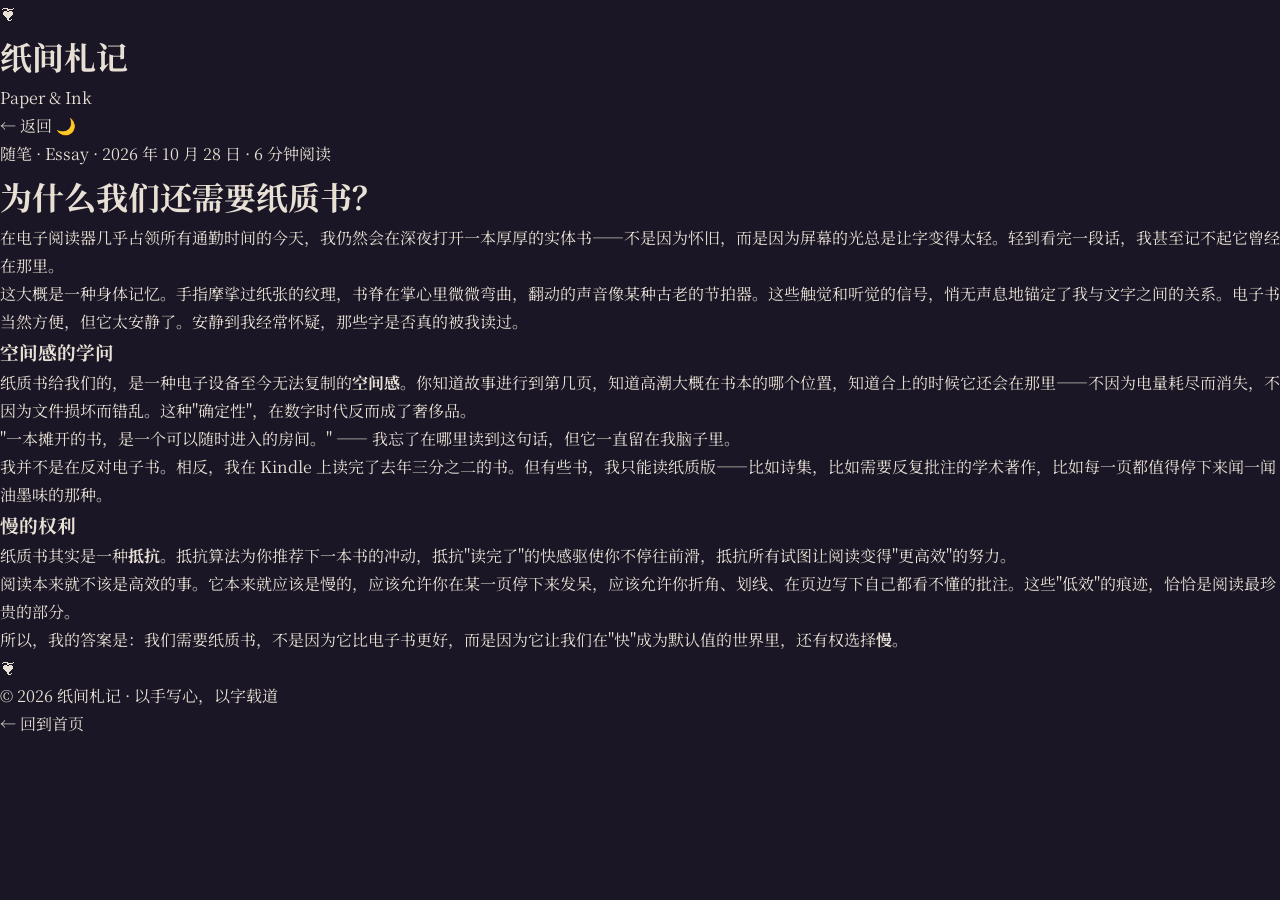
<file: articles/sample-1.html>
<!DOCTYPE html>
<html lang="zh-CN">
<head>
  <meta charset="UTF-8">
  <meta name="viewport" content="width=device-width, initial-scale=1.0">
  <title>为什么我们还需要纸质书？ · 纸间札记</title>
  <link rel="preconnect" href="https://fonts.googleapis.com">
  <link rel="preconnect" href="https://fonts.gstatic.com" crossorigin>
  <link href="https://fonts.googleapis.com/css2?family=Playfair+Display:ital,wght@0,400;0,700;0,900;1,400&family=Lora:ital,wght@0,400;0,600;1,400&family=Noto+Serif+SC:wght@400;600;900&display=swap" rel="stylesheet">
  <link rel="stylesheet" href="../style.css">
</head>
<body>

  <header class="masthead">
    <div class="masthead__inner">
      <div class="masthead__brand">
        <span class="brand-mark">❦</span>
        <h1 class="brand-name"><a href="../index.html" style="border:none;color:var(--ink)">纸间札记</a></h1>
        <span class="brand-sub">Paper &amp; Ink</span>
      </div>
      <nav class="masthead__nav">
        <a href="../index.html" class="nav-link">← 返回</a>
        <a href="#" class="nav-link nav-link--toggle" id="themeToggle" title="切换主题">◐</a>
      </nav>
    </div>
  </header>

  <main class="article-page">
    <div class="article-page__meta">随笔 · Essay · 2026 年 10 月 28 日 · 6 分钟阅读</div>
    <h1 class="article-page__title">为什么我们还需要纸质书？</h1>
    <div class="article-page__rule"></div>

    <div class="article-page__body">
      <p>在电子阅读器几乎占领所有通勤时间的今天，我仍然会在深夜打开一本厚厚的实体书——不是因为怀旧，而是因为屏幕的光总是让字变得太轻。轻到看完一段话，我甚至记不起它曾经在那里。</p>

      <p>这大概是一种身体记忆。手指摩挲过纸张的纹理，书脊在掌心里微微弯曲，翻动的声音像某种古老的节拍器。这些触觉和听觉的信号，悄无声息地锚定了我与文字之间的关系。电子书当然方便，但它太安静了。安静到我经常怀疑，那些字是否真的被我读过。</p>

      <h3>空间感的学问</h3>

      <p>纸质书给我们的，是一种电子设备至今无法复制的<strong>空间感</strong>。你知道故事进行到第几页，知道高潮大概在书本的哪个位置，知道合上的时候它还会在那里——不因为电量耗尽而消失，不因为文件损坏而错乱。这种"确定性"，在数字时代反而成了奢侈品。</p>

      <blockquote>"一本摊开的书，是一个可以随时进入的房间。" —— 我忘了在哪里读到这句话，但它一直留在我脑子里。</blockquote>

      <p>我并不是在反对电子书。相反，我在 Kindle 上读完了去年三分之二的书。但有些书，我只能读纸质版——比如诗集，比如需要反复批注的学术著作，比如每一页都值得停下来闻一闻油墨味的那种。</p>

      <h3>慢的权利</h3>

      <p>纸质书其实是一种<strong>抵抗</strong>。抵抗算法为你推荐下一本书的冲动，抵抗"读完了"的快感驱使你不停往前滑，抵抗所有试图让阅读变得"更高效"的努力。</p>

      <p>阅读本来就不该是高效的事。它本来就应该是慢的，应该允许你在某一页停下来发呆，应该允许你折角、划线、在页边写下自己都看不懂的批注。这些"低效"的痕迹，恰恰是阅读最珍贵的部分。</p>

      <p>所以，我的答案是：我们需要纸质书，不是因为它比电子书更好，而是因为它让我们在"快"成为默认值的世界里，还有权选择<strong>慢</strong>。</p>
    </div>
  </main>

  <footer class="colophon">
    <div class="colophon__inner">
      <div class="colophon__mark">❦</div>
      <p class="colophon__text">© 2026 纸间札记 · 以手写心，以字载道</p>
      <p class="colophon__fine"><a href="../index.html" style="border-bottom:1px solid var(--ink-faint);">← 回到首页</a></p>
    </div>
  </footer>

  <script src="../script.js"></script>
</body>
</html>
</file>
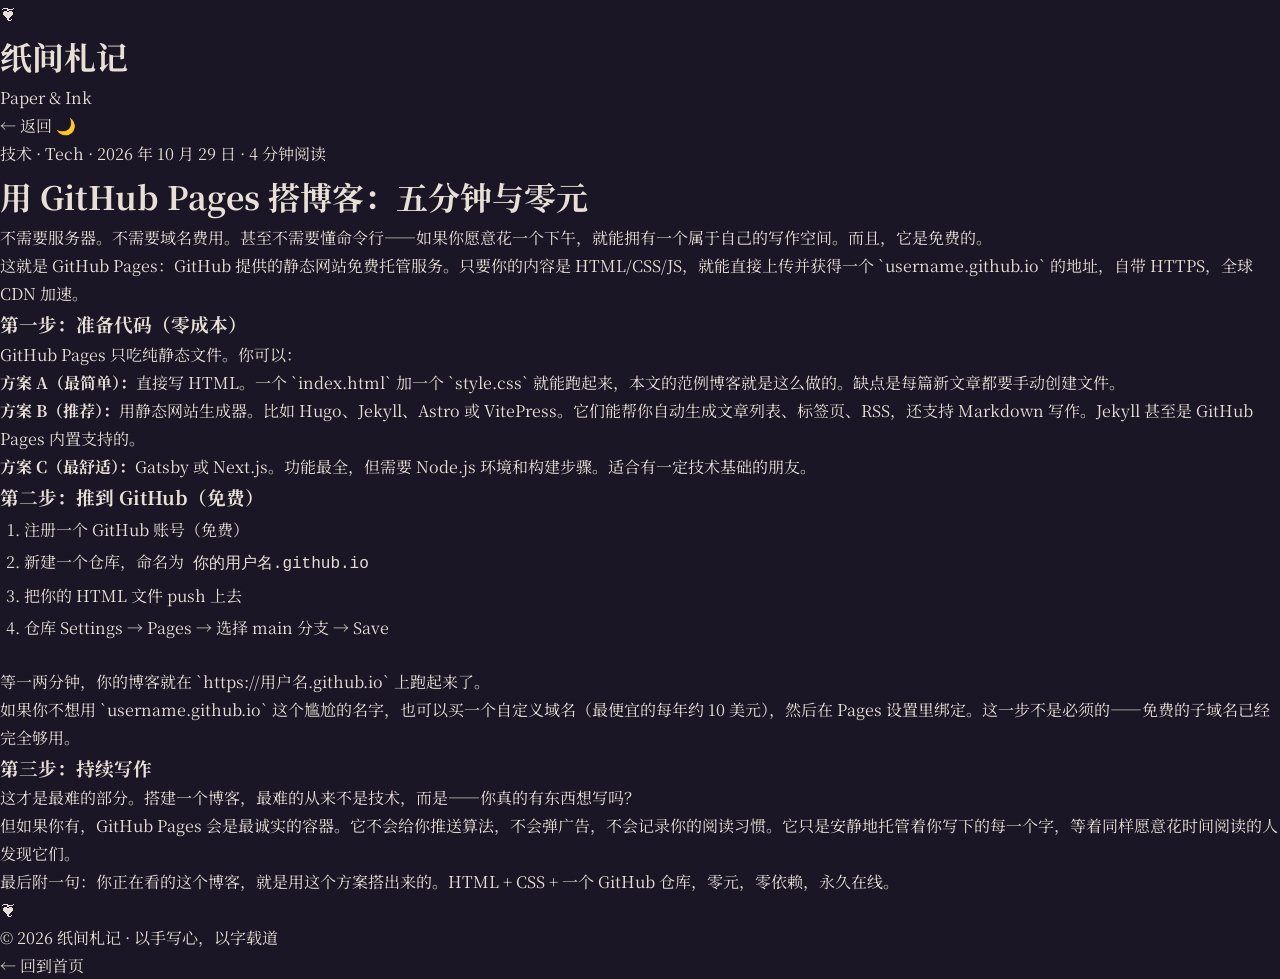
<file: articles/sample-2.html>
<!DOCTYPE html>
<html lang="zh-CN">
<head>
  <meta charset="UTF-8">
  <meta name="viewport" content="width=device-width, initial-scale=1.0">
  <title>用 GitHub Pages 搭博客：五分钟与零元 · 纸间札记</title>
  <link rel="preconnect" href="https://fonts.googleapis.com">
  <link rel="preconnect" href="https://fonts.gstatic.com" crossorigin>
  <link href="https://fonts.googleapis.com/css2?family=Playfair+Display:ital,wght@0,400;0,700;0,900;1,400&family=Lora:ital,wght@0,400;0,600;1,400&family=Noto+Serif+SC:wght@400;600;900&display=swap" rel="stylesheet">
  <link rel="stylesheet" href="../style.css">
</head>
<body>

  <header class="masthead">
    <div class="masthead__inner">
      <div class="masthead__brand">
        <span class="brand-mark">❦</span>
        <h1 class="brand-name"><a href="../index.html" style="border:none;color:var(--ink)">纸间札记</a></h1>
        <span class="brand-sub">Paper &amp; Ink</span>
      </div>
      <nav class="masthead__nav">
        <a href="../index.html" class="nav-link">← 返回</a>
        <a href="#" class="nav-link nav-link--toggle" id="themeToggle" title="切换主题">◐</a>
      </nav>
    </div>
  </header>

  <main class="article-page">
    <div class="article-page__meta">技术 · Tech · 2026 年 10 月 29 日 · 4 分钟阅读</div>
    <h1 class="article-page__title">用 GitHub Pages 搭博客：五分钟与零元</h1>
    <div class="article-page__rule"></div>

    <div class="article-page__body">
      <p>不需要服务器。不需要域名费用。甚至不需要懂命令行——如果你愿意花一个下午，就能拥有一个属于自己的写作空间。而且，它是免费的。</p>

      <p>这就是 GitHub Pages：GitHub 提供的静态网站免费托管服务。只要你的内容是 HTML/CSS/JS，就能直接上传并获得一个 `username.github.io` 的地址，自带 HTTPS，全球 CDN 加速。</p>

      <h3>第一步：准备代码（零成本）</h3>

      <p>GitHub Pages 只吃纯静态文件。你可以：</p>

      <p><strong>方案 A（最简单）：</strong>直接写 HTML。一个 `index.html` 加一个 `style.css` 就能跑起来，本文的范例博客就是这么做的。缺点是每篇新文章都要手动创建文件。</p>

      <p><strong>方案 B（推荐）：</strong>用静态网站生成器。比如 Hugo、Jekyll、Astro 或 VitePress。它们能帮你自动生成文章列表、标签页、RSS，还支持 Markdown 写作。Jekyll 甚至是 GitHub Pages 内置支持的。</p>

      <p><strong>方案 C（最舒适）：</strong>Gatsby 或 Next.js。功能最全，但需要 Node.js 环境和构建步骤。适合有一定技术基础的朋友。</p>

      <h3>第二步：推到 GitHub（免费）</h3>

      <ol style="margin-bottom:1.5rem;padding-left:1.5rem;line-height:2;">
        <li>注册一个 GitHub 账号（免费）</li>
        <li>新建一个仓库，命名为 <code style="background:var(--paper-deep);padding:.1em .3em;border-radius:3px;">你的用户名.github.io</code></li>
        <li>把你的 HTML 文件 push 上去</li>
        <li>仓库 Settings → Pages → 选择 main 分支 → Save</li>
      </ol>

      <p>等一两分钟，你的博客就在 `https://用户名.github.io` 上跑起来了。</p>

      <blockquote>如果你不想用 `username.github.io` 这个尴尬的名字，也可以买一个自定义域名（最便宜的每年约 10 美元），然后在 Pages 设置里绑定。这一步不是必须的——免费的子域名已经完全够用。</blockquote>

      <h3>第三步：持续写作</h3>

      <p>这才是最难的部分。搭建一个博客，最难的从来不是技术，而是——你真的有东西想写吗？</p>

      <p>但如果你有，GitHub Pages 会是最诚实的容器。它不会给你推送算法，不会弹广告，不会记录你的阅读习惯。它只是安静地托管着你写下的每一个字，等着同样愿意花时间阅读的人发现它们。</p>

      <p>最后附一句：你正在看的这个博客，就是用这个方案搭出来的。HTML + CSS + 一个 GitHub 仓库，零元，零依赖，永久在线。</p>
    </div>
  </main>

  <footer class="colophon">
    <div class="colophon__inner">
      <div class="colophon__mark">❦</div>
      <p class="colophon__text">© 2026 纸间札记 · 以手写心，以字载道</p>
      <p class="colophon__fine"><a href="../index.html" style="border-bottom:1px solid var(--ink-faint);">← 回到首页</a></p>
    </div>
  </footer>

  <script src="../script.js"></script>
</body>
</html>
</file>
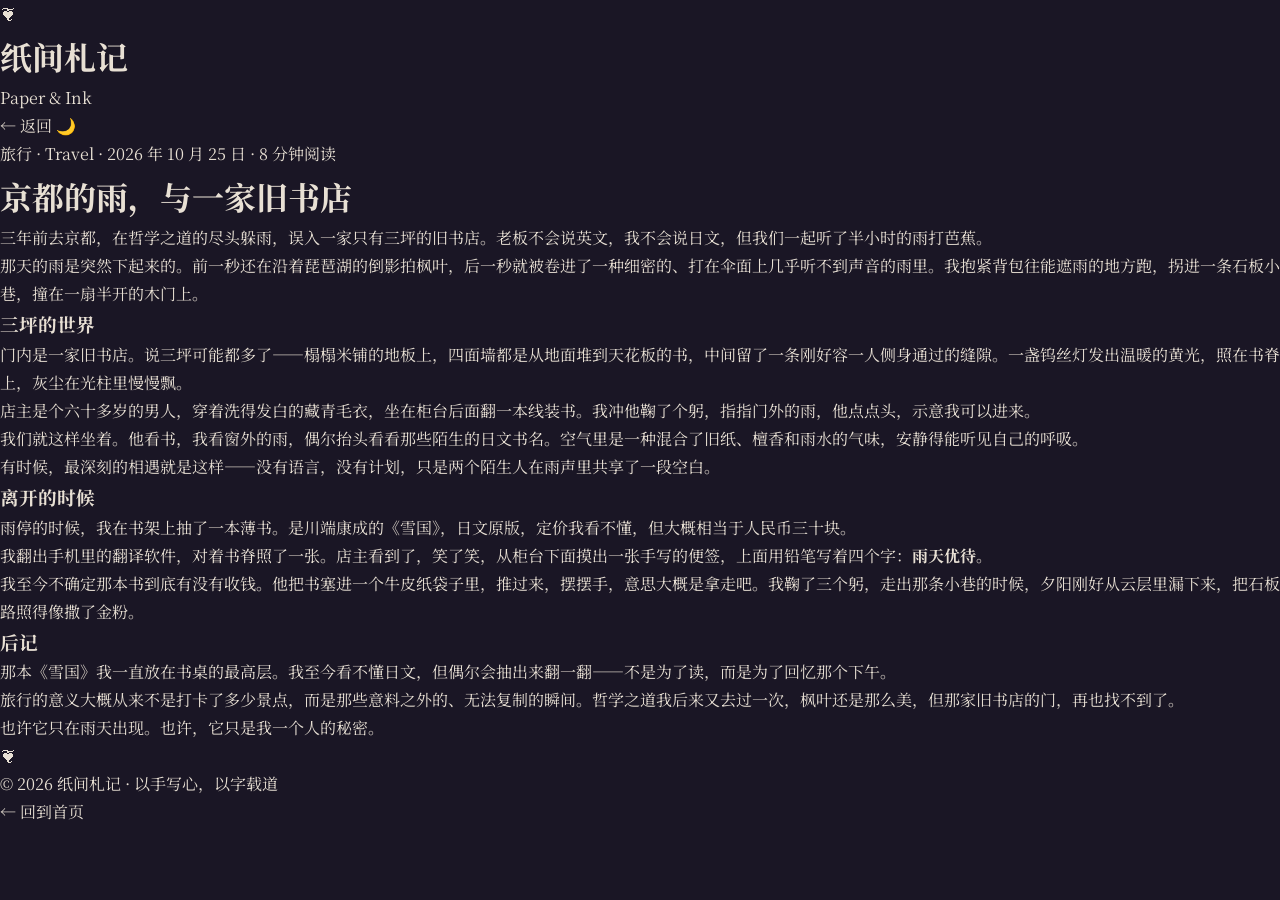
<file: articles/sample-3.html>
<!DOCTYPE html>
<html lang="zh-CN">
<head>
  <meta charset="UTF-8">
  <meta name="viewport" content="width=device-width, initial-scale=1.0">
  <title>京都的雨，与一家旧书店 · 纸间札记</title>
  <link rel="preconnect" href="https://fonts.googleapis.com">
  <link rel="preconnect" href="https://fonts.gstatic.com" crossorigin>
  <link href="https://fonts.googleapis.com/css2?family=Playfair+Display:ital,wght@0,400;0,700;0,900;1,400&family=Lora:ital,wght@0,400;0,600;1,400&family=Noto+Serif+SC:wght@400;600;900&display=swap" rel="stylesheet">
  <link rel="stylesheet" href="../style.css">
</head>
<body>

  <header class="masthead">
    <div class="masthead__inner">
      <div class="masthead__brand">
        <span class="brand-mark">❦</span>
        <h1 class="brand-name"><a href="../index.html" style="border:none;color:var(--ink)">纸间札记</a></h1>
        <span class="brand-sub">Paper &amp; Ink</span>
      </div>
      <nav class="masthead__nav">
        <a href="../index.html" class="nav-link">← 返回</a>
        <a href="#" class="nav-link nav-link--toggle" id="themeToggle" title="切换主题">◐</a>
      </nav>
    </div>
  </header>

  <main class="article-page">
    <div class="article-page__meta">旅行 · Travel · 2026 年 10 月 25 日 · 8 分钟阅读</div>
    <h1 class="article-page__title">京都的雨，与一家旧书店</h1>
    <div class="article-page__rule"></div>

    <div class="article-page__body">
      <p>三年前去京都，在哲学之道的尽头躲雨，误入一家只有三坪的旧书店。老板不会说英文，我不会说日文，但我们一起听了半小时的雨打芭蕉。</p>

      <p>那天的雨是突然下起来的。前一秒还在沿着琵琶湖的倒影拍枫叶，后一秒就被卷进了一种细密的、打在伞面上几乎听不到声音的雨里。我抱紧背包往能遮雨的地方跑，拐进一条石板小巷，撞在一扇半开的木门上。</p>

      <h3>三坪的世界</h3>

      <p>门内是一家旧书店。说三坪可能都多了——榻榻米铺的地板上，四面墙都是从地面堆到天花板的书，中间留了一条刚好容一人侧身通过的缝隙。一盏钨丝灯发出温暖的黄光，照在书脊上，灰尘在光柱里慢慢飘。</p>

      <p>店主是个六十多岁的男人，穿着洗得发白的藏青毛衣，坐在柜台后面翻一本线装书。我冲他鞠了个躬，指指门外的雨，他点点头，示意我可以进来。</p>

      <p>我们就这样坐着。他看书，我看窗外的雨，偶尔抬头看看那些陌生的日文书名。空气里是一种混合了旧纸、檀香和雨水的气味，安静得能听见自己的呼吸。</p>

      <blockquote>有时候，最深刻的相遇就是这样——没有语言，没有计划，只是两个陌生人在雨声里共享了一段空白。</blockquote>

      <h3>离开的时候</h3>

      <p>雨停的时候，我在书架上抽了一本薄书。是川端康成的《雪国》，日文原版，定价我看不懂，但大概相当于人民币三十块。</p>

      <p>我翻出手机里的翻译软件，对着书脊照了一张。店主看到了，笑了笑，从柜台下面摸出一张手写的便签，上面用铅笔写着四个字：<strong>雨天优待</strong>。</p>

      <p>我至今不确定那本书到底有没有收钱。他把书塞进一个牛皮纸袋子里，推过来，摆摆手，意思大概是拿走吧。我鞠了三个躬，走出那条小巷的时候，夕阳刚好从云层里漏下来，把石板路照得像撒了金粉。</p>

      <h3>后记</h3>

      <p>那本《雪国》我一直放在书桌的最高层。我至今看不懂日文，但偶尔会抽出来翻一翻——不是为了读，而是为了回忆那个下午。</p>

      <p>旅行的意义大概从来不是打卡了多少景点，而是那些意料之外的、无法复制的瞬间。哲学之道我后来又去过一次，枫叶还是那么美，但那家旧书店的门，再也找不到了。</p>

      <p>也许它只在雨天出现。也许，它只是我一个人的秘密。</p>
    </div>
  </main>

  <footer class="colophon">
    <div class="colophon__inner">
      <div class="colophon__mark">❦</div>
      <p class="colophon__text">© 2026 纸间札记 · 以手写心，以字载道</p>
      <p class="colophon__fine"><a href="../index.html" style="border-bottom:1px solid var(--ink-faint);">← 回到首页</a></p>
    </div>
  </footer>

  <script src="../script.js"></script>
</body>
</html>
</file>
<file: graph.css>
/* ============================================================
   函数绘图室 · graph.css
   沿用「纸间札记」的 Cozy Cyberpunk 视觉语言
   ============================================================ */

:root {
  --bg:           #1a1625;
  --bg-elev:      #231e30;
  --bg-card:      #252032;
  --bg-input:     #1b1728;
  --bg-deep:      #141020;
  --text:         #e8e0d4;
  --text-dim:     #9a8f80;
  --text-faint:   #5f574d;
  --neon-blue:    #6ec8ff;
  --neon-pink:    #ff6b9d;
  --neon-yellow:  #ffd93d;
  --neon-green:   #6ee7b7;
  --neon-purple:  #c084fc;
  --neon-orange:  #ff9f43;
  --border:       #3a3350;
  --border-thick: #4a4260;
  --font-display: 'Space Grotesk', 'Noto Serif SC', sans-serif;
  --font-mono:    'JetBrains Mono', Consolas, monospace;
  --font-body:    'Noto Serif SC', 'Space Grotesk', serif;
}

body[data-theme="light"] {
  --bg:           #f4efe4;
  --bg-elev:      #fffdf8;
  --bg-card:      #fffef9;
  --bg-input:     #ffffff;
  --bg-deep:      #eae3d4;
  --text:         #1f1a15;
  --text-dim:     #6b6358;
  --text-faint:   #a89e8f;
  --border:       #ddd5c6;
  --border-thick: #bfb3a0;
}

* { box-sizing: border-box; margin: 0; padding: 0; }

html, body {
  height: 100%;
  overflow: hidden;
}

body.gapp {
  display: flex;
  flex-direction: column;
  font-family: var(--font-body);
  font-size: 14px;
  line-height: 1.6;
  color: var(--text);
  background: var(--bg);
  -webkit-font-smoothing: antialiased;
}

button { font-family: inherit; cursor: pointer; border: none; background: none; color: inherit; }
input, select { font-family: inherit; color: inherit; }
a { color: inherit; text-decoration: none; }

/* ---------------- 顶栏 ---------------- */
.gbar {
  display: flex;
  align-items: center;
  gap: 1.25rem;
  height: 58px;
  flex-shrink: 0;
  padding: 0 1rem;
  background: var(--bg-elev);
  border-bottom: 1px solid var(--border);
  z-index: 30;
}

.gbar__brand {
  display: flex;
  align-items: baseline;
  gap: .5rem;
  flex-shrink: 0;
}
.brand-mark {
  font-family: var(--font-display);
  font-weight: 700;
  font-size: 1.15rem;
  color: var(--neon-blue);
  text-shadow: 0 0 16px rgba(110, 200, 255, .45);
}
.brand-text {
  font-family: var(--font-display);
  font-weight: 700;
  font-size: .95rem;
  letter-spacing: .02em;
}

.gbar__modes {
  display: flex;
  gap: .35rem;
  padding: .22rem;
  border-radius: 11px;
  background: var(--bg-input);
  border: 1px solid var(--border);
}
.mode-btn {
  padding: .35rem .85rem;
  border-radius: 8px;
  font-family: var(--font-display);
  font-weight: 600;
  font-size: .82rem;
  color: var(--text-dim);
  transition: all .18s;
  white-space: nowrap;
}
.mode-btn:hover { color: var(--text); }
.mode-btn.active {
  background: var(--neon-blue);
  color: #0b1018;
  box-shadow: 0 0 16px rgba(110, 200, 255, .35);
}

.gbar__right {
  margin-left: auto;
  display: flex;
  align-items: center;
  gap: .4rem;
}
.gbar__link {
  font-family: var(--font-mono);
  font-size: .78rem;
  color: var(--text-dim);
  padding: .3rem .55rem;
  border-radius: 7px;
  transition: all .18s;
}
.gbar__link:hover { color: var(--neon-blue); background: var(--bg-input); }

.icon-btn {
  width: 34px;
  height: 34px;
  border-radius: 9px;
  border: 1px solid var(--border);
  font-size: .95rem;
  display: inline-flex;
  align-items: center;
  justify-content: center;
  transition: all .18s;
}
.icon-btn:hover { border-color: var(--neon-blue); color: var(--neon-blue); }

.only-mobile { display: none; }

/* ---------------- 布局 ---------------- */
.gbody {
  flex: 1;
  display: flex;
  min-height: 0;
}

.panel {
  width: 358px;
  flex-shrink: 0;
  overflow-y: auto;
  overflow-x: hidden;
  background: var(--bg-card);
  border-right: 1px solid var(--border);
  padding: .9rem .85rem 3rem;
  scrollbar-width: thin;
}

.stage {
  position: relative;
  flex: 1;
  min-width: 0;
  background: var(--bg);
}

#plot {
  position: absolute;
  inset: 0;
  width: 100%;
  height: 100%;
  display: block;
  touch-action: none;
  cursor: crosshair;
}

/* ---------------- 面板区块 ---------------- */
.sec {
  margin-bottom: 1.35rem;
  padding-bottom: 1.1rem;
  border-bottom: 1px dashed var(--border);
}
.sec:last-child { border-bottom: none; }

.sec__head {
  display: flex;
  align-items: center;
  justify-content: space-between;
  gap: .5rem;
  margin-bottom: .6rem;
}
.sec__title {
  font-family: var(--font-display);
  font-weight: 700;
  font-size: .9rem;
  letter-spacing: .01em;
}

.mini-btn {
  font-family: var(--font-mono);
  font-size: .72rem;
  padding: .22rem .55rem;
  border-radius: 7px;
  border: 1px solid var(--border);
  color: var(--text-dim);
  transition: all .18s;
}
.mini-btn:hover {
  color: var(--neon-blue);
  border-color: var(--neon-blue);
}

.hint {
  font-family: var(--font-mono);
  font-size: .7rem;
  line-height: 1.75;
  color: var(--text-faint);
  margin-top: .55rem;
}
.hint code {
  background: var(--bg-input);
  border: 1px solid var(--border);
  border-radius: 4px;
  padding: 0 .3rem;
  color: var(--neon-purple);
}

.tag {
  font-family: var(--font-mono);
  font-size: .65rem;
  padding: .12rem .45rem;
  border-radius: 20px;
  border: 1px solid currentColor;
}
.tag--pink { color: var(--neon-pink); }

/* ---------------- 表达式列表 ---------------- */
.expr-list { display: flex; flex-direction: column; gap: .45rem; }

.expr {
  position: relative;
  display: flex;
  align-items: center;
  gap: .4rem;
  padding: .4rem .45rem;
  border-radius: 10px;
  border: 1px solid var(--border);
  background: var(--bg-input);
  transition: border-color .18s;
}
.expr:focus-within { border-color: var(--neon-blue); }
.expr.is-error { border-color: var(--neon-pink); }

.expr__color {
  width: 12px;
  height: 12px;
  border-radius: 4px;
  flex-shrink: 0;
  background: var(--c, var(--neon-blue));
  box-shadow: 0 0 8px var(--c, var(--neon-blue));
  cursor: pointer;
}

.expr__eq {
  font-family: var(--font-mono);
  font-size: .78rem;
  color: var(--text-faint);
  flex-shrink: 0;
}

.expr__input {
  flex: 1;
  min-width: 0;
  background: transparent;
  border: none;
  outline: none;
  font-family: var(--font-mono);
  font-size: .86rem;
  padding: .15rem 0;
}
.expr__input::placeholder { color: var(--text-faint); }

.expr__eye,
.expr__del {
  width: 24px;
  height: 24px;
  border-radius: 6px;
  font-size: .78rem;
  color: var(--text-faint);
  flex-shrink: 0;
  transition: all .15s;
}
.expr__eye:hover { color: var(--neon-green); }
.expr__del:hover { color: var(--neon-pink); }
.expr__eye.off { opacity: .35; }

.expr__error {
  position: absolute;
  left: .45rem;
  right: .45rem;
  top: 100%;
  margin-top: -2px;
  font-family: var(--font-mono);
  font-size: .66rem;
  color: var(--neon-pink);
  padding: 2px 6px;
  background: rgba(255, 107, 157, .1);
  border-radius: 0 0 6px 6px;
  display: none;
  z-index: 2;
}
.expr.is-error .expr__error { display: block; }
.expr.is-error { margin-bottom: 1.05rem; }

/* ---------------- 自由组装 ---------------- */
.sec--assemble {
  border: 1px solid rgba(255, 107, 157, .3);
  border-radius: 12px;
  padding: .9rem .85rem;
  background: linear-gradient(180deg, rgba(255, 107, 157, .07), transparent);
}

.row {
  display: flex;
  gap: .5rem;
  align-items: center;
  margin-top: .6rem;
  flex-wrap: wrap;
}

.field {
  display: flex;
  align-items: center;
  gap: .5rem;
  font-family: var(--font-mono);
  font-size: .74rem;
  color: var(--text-dim);
  width: 100%;
}
.field select {
  flex: 1;
  background: var(--bg-input);
  border: 1px solid var(--border);
  border-radius: 8px;
  padding: .3rem .45rem;
  font-size: .75rem;
  outline: none;
}
.field select:focus { border-color: var(--neon-pink); }

.fitout {
  margin-top: .6rem;
  padding: .55rem .65rem;
  border-radius: 9px;
  background: var(--bg-deep);
  border: 1px solid var(--border);
  font-family: var(--font-mono);
  font-size: .78rem;
  color: var(--neon-green);
  word-break: break-all;
  min-height: 2.1rem;
}

.pts-info {
  font-family: var(--font-mono);
  font-size: .68rem;
  color: var(--text-faint);
  margin-top: .45rem;
}

.btn {
  padding: .45rem .95rem;
  border-radius: 9px;
  font-family: var(--font-display);
  font-weight: 600;
  font-size: .8rem;
  border: 1px solid transparent;
  transition: all .18s;
}
.btn--primary {
  background: var(--neon-pink);
  color: #1a0b12;
}
.btn--primary:hover { box-shadow: 0 4px 16px rgba(255, 107, 157, .35); transform: translateY(-1px); }
.btn--ghost {
  border-color: var(--border-thick);
  color: var(--text-dim);
}
.btn--ghost:hover { border-color: var(--neon-pink); color: var(--neon-pink); }
.btn:disabled { opacity: .45; cursor: not-allowed; transform: none; box-shadow: none; }

/* ---------------- 虚拟键盘 ---------------- */
.kb {
  display: grid;
  grid-template-columns: repeat(6, 1fr);
  gap: .3rem;
}
.kb-btn {
  padding: .48rem .1rem;
  border-radius: 8px;
  border: 1px solid var(--border);
  background: var(--bg-input);
  font-family: var(--font-mono);
  font-size: .74rem;
  color: var(--text);
  transition: all .12s;
  user-select: none;
  white-space: nowrap;
  overflow: hidden;
}
.kb-btn:hover {
  border-color: var(--neon-blue);
  color: var(--neon-blue);
  background: rgba(110, 200, 255, .08);
}
.kb-btn:active { transform: scale(.95); }
.kb-btn--num { font-weight: 700; font-size: .84rem; }
.kb-btn--fn { color: var(--neon-purple); }
.kb-btn--op { color: var(--neon-yellow); }
.kb-btn--act { color: var(--neon-pink); }
.kb-btn--more {
  grid-column: span 6;
  color: var(--text-dim);
  font-size: .72rem;
}

/* ---------------- 计算器 ---------------- */
.calc__screen {
  background: var(--bg-deep);
  border: 1px solid var(--border);
  border-radius: 11px;
  padding: .55rem .7rem;
  margin-bottom: .5rem;
}
.calc__input {
  width: 100%;
  background: transparent;
  border: none;
  outline: none;
  text-align: right;
  font-family: var(--font-mono);
  font-size: 1.05rem;
  color: var(--text);
  padding: .1rem 0;
}
.calc__result {
  text-align: right;
  font-family: var(--font-mono);
  font-size: .82rem;
  color: var(--neon-green);
  min-height: 1.2rem;
  word-break: break-all;
}
.calc__result.is-error { color: var(--neon-pink); }

.calc__keys {
  display: grid;
  grid-template-columns: repeat(6, 1fr);
  gap: .26rem;
}
.calc-btn {
  padding: .48rem .04rem;
  border-radius: 8px;
  border: 1px solid var(--border);
  background: var(--bg-input);
  font-family: var(--font-mono);
  font-size: .72rem;
  transition: all .12s;
  user-select: none;
  white-space: nowrap;
}
.calc-btn:hover { border-color: var(--neon-blue); color: var(--neon-blue); }
.calc-btn:active { transform: scale(.95); }
.calc-btn--num { font-weight: 700; font-size: .88rem; }
.calc-btn--op { color: var(--neon-yellow); }
.calc-btn--fn { color: var(--neon-purple); font-size: .68rem; }
.calc-btn--eq {
  background: var(--neon-blue);
  color: #0b1018;
  font-weight: 700;
}
.calc-btn--eq:hover { color: #0b1018; }
.calc-btn--act { color: var(--neon-pink); }
.calc-btn.is-on {
  background: rgba(110, 200, 255, .18);
  border-color: var(--neon-blue);
  color: var(--neon-blue);
}

.calc__history {
  margin-top: .5rem;
  display: flex;
  flex-direction: column;
  gap: .2rem;
  max-height: 96px;
  overflow-y: auto;
}
.hist-item {
  font-family: var(--font-mono);
  font-size: .68rem;
  color: var(--text-faint);
  padding: .18rem .4rem;
  border-radius: 5px;
  cursor: pointer;
  text-align: right;
  transition: all .15s;
}
.hist-item:hover { background: var(--bg-input); color: var(--neon-blue); }

/* ---------------- HUD ---------------- */
.hud {
  position: absolute;
  display: flex;
  gap: .4rem;
  pointer-events: none;
  z-index: 5;
}
.hud--left {
  left: .85rem;
  top: .85rem;
  flex-direction: column;
  align-items: flex-start;
}
.hud--right {
  right: .85rem;
  bottom: .85rem;
  pointer-events: auto;
}

.hud__coords,
.hud__mode {
  font-family: var(--font-mono);
  font-size: .72rem;
  padding: .22rem .55rem;
  border-radius: 7px;
  background: rgba(20, 16, 32, .72);
  border: 1px solid var(--border);
  color: var(--text-dim);
  backdrop-filter: blur(6px);
}
body[data-theme="light"] .hud__coords,
body[data-theme="light"] .hud__mode {
  background: rgba(255, 253, 248, .85);
}
.hud__coords { color: var(--neon-blue); }

.hud-btn {
  width: 34px;
  height: 34px;
  border-radius: 9px;
  border: 1px solid var(--border);
  background: rgba(20, 16, 32, .72);
  color: var(--text);
  font-size: .95rem;
  backdrop-filter: blur(6px);
  transition: all .15s;
}
body[data-theme="light"] .hud-btn { background: rgba(255, 253, 248, .9); }
.hud-btn:hover { border-color: var(--neon-blue); color: var(--neon-blue); }

/* ---------------- Toast ---------------- */
.toast {
  position: absolute;
  left: 50%;
  bottom: 1.5rem;
  transform: translate(-50%, 12px);
  padding: .5rem 1rem;
  border-radius: 10px;
  background: var(--neon-blue);
  color: #0b1018;
  font-family: var(--font-display);
  font-weight: 600;
  font-size: .8rem;
  opacity: 0;
  pointer-events: none;
  transition: all .25s;
  z-index: 20;
}
.toast.show { opacity: 1; transform: translate(-50%, 0); }

/* ---------------- 移动端 ---------------- */
.panel-mask {
  display: none;
  position: fixed;
  inset: 0;
  background: rgba(0, 0, 0, .55);
  z-index: 25;
}

@media (max-width: 1100px) and (min-width: 761px) {
  .panel { width: 312px; }
  .gbar__link { display: none; }
}

@media (max-width: 760px) {
  .only-mobile { display: inline-flex; }
  .brand-text { display: none; }

  .panel {
    position: fixed;
    left: 0;
    top: 58px;
    bottom: 0;
    width: min(88vw, 360px);
    z-index: 28;
    transform: translateX(-102%);
    transition: transform .25s ease;
    box-shadow: 8px 0 26px rgba(0, 0, 0, .35);
  }
  .panel.open { transform: translateX(0); }
  .panel-mask.show { display: block; }

  .gbar { gap: .5rem; padding: 0 .6rem; }
  .gbar__link { display: none; }
  .mode-btn { padding: .32rem .6rem; font-size: .76rem; }
}

@media (max-width: 520px) {
  .gbar__modes { gap: .2rem; }
  .brand-mark { font-size: 1rem; }
}

/* ---------------- 滚动条 ---------------- */
.panel::-webkit-scrollbar { width: 8px; }
.panel::-webkit-scrollbar-track { background: transparent; }
.panel::-webkit-scrollbar-thumb {
  background: var(--border-thick);
  border-radius: 4px;
}
.panel::-webkit-scrollbar-thumb:hover { background: var(--neon-blue); }

::selection { background: var(--neon-blue); color: #0b1018; }
</file>
<file: style.css>
/* ============================================
   纸间札记 v2 · Cozy Cyberpunk Theme
   ============================================ */

:root {
  /* 主色 */
  --bg:           #1a1625;
  --bg-elev:      #231e30;
  --bg-card:      #2d2740;
  --bg-sidebar:   #130f1f;
  --bg-input:     #1e1a2c;

  /* 文字 */
  --text:         #e8e0d4;
  --text-dim:     #9a8f80;
  --text-faint:   #5a5148;

  /* 霓虹点缀 */
  --neon-blue:    #6ec8ff;
  --neon-pink:    #ff6b9d;
  --neon-yellow:  #ffd93d;
  --neon-green:   #6ee7b7;
  --neon-purple:  #c084fc;
  --neon-orange:  #ff9f43;

  /* 边框阴影 */
  --border:       #3a3350;
  --border-thick: #4a4260;
  --shadow:       0 4px 20px rgba(0,0,0,.4);
  --shadow-neon:  0 0 0 2px var(--neon-blue), 0 0 20px rgba(110,200,255,.3);

  /* 字体 */
  --font-display: 'Space Grotesk', 'Noto Serif SC', sans-serif;
  --font-mono:    'JetBrains Mono', 'Consolas', monospace;
  --font-body:    'Noto Serif SC', 'Space Grotesk', serif;
}

[data-theme="light"] {
  --bg:         #f5f0e6;
  --bg-elev:    #ebe5d8;
  --bg-card:    #fffef8;
  --bg-sidebar: #2a2332;
  --bg-input:   #fff;
  --text:       #1f1a15;
  --text-dim:   #6b6358;
  --text-faint: #a89e8f;
  --border:     #d8d0c0;
  --border-thick: #b5a994;
  --shadow:     0 4px 16px rgba(0,0,0,.08);
}

/* ---------- Reset ---------- */
*, *::before, *::after { box-sizing: border-box; margin: 0; padding: 0; }
html { scroll-behavior: smooth; }
body {
  font-family: var(--font-body);
  font-size: 16px;
  line-height: 1.75;
  color: var(--text);
  background: var(--bg);
  min-height: 100vh;
  transition: background .3s, color .3s;
}
a { color: inherit; text-decoration: none; }
button { font-family: inherit; cursor: pointer; border: none; background: none; color: inherit; }
input, textarea { font-family: inherit; }
img { max-width: 100%; }

/* ---------- App Layout ---------- */
.app {
  display: flex;
  min-height: 100vh;
}

/* ---------- Sidebar ---------- */
.sidebar {
  width: 260px;
  background: var(--bg-sidebar);
  border-right: 2px solid var(--border);
  padding: 1.75rem 1.25rem;
  display: flex;
  flex-direction: column;
  gap: 1.5rem;
  position: sticky;
  top: 0;
  height: 100vh;
  flex-shrink: 0;
  overflow-y: auto;
  transition: transform .3s;
}

.sidebar__close {
  display: none;
  position: absolute;
  top: 1rem;
  right: 1rem;
  font-size: 1.5rem;
  color: var(--text-dim);
}

/* Profile */
.profile {
  display: flex;
  align-items: center;
  gap: .85rem;
  padding-bottom: 1.25rem;
  border-bottom: 1px dashed var(--border);
}
.profile__avatar {
  width: 52px;
  height: 52px;
  border-radius: 14px;
  background: linear-gradient(135deg, var(--neon-blue), var(--neon-purple));
  display: flex;
  align-items: center;
  justify-content: center;
  box-shadow: var(--shadow);
  flex-shrink: 0;
}
.avatar-emoji { font-size: 1.75rem; }
.profile__name {
  font-family: var(--font-display);
  font-weight: 700;
  font-size: 1.05rem;
  letter-spacing: .02em;
}
.profile__tag {
  font-family: var(--font-mono);
  font-size: .72rem;
  color: var(--text-dim);
  letter-spacing: .05em;
  margin-top: .15rem;
}

/* Today Card */
.today-card {
  background: linear-gradient(135deg, rgba(110,200,255,.08), rgba(255,107,157,.08));
  border: 1px solid var(--border);
  border-radius: 12px;
  padding: 1rem 1.1rem;
  position: relative;
  overflow: hidden;
}
.today-card__dot {
  position: absolute; top: 10px; right: 12px;
  width: 8px; height: 8px; border-radius: 50%;
  background: var(--neon-green);
  box-shadow: 0 0 8px var(--neon-green);
  animation: pulse 2s ease-in-out infinite;
}
@keyframes pulse { 50% { opacity: .4; transform: scale(.8); } }
.today-card__date {
  font-family: var(--font-mono);
  font-size: .78rem;
  color: var(--neon-blue);
  letter-spacing: .08em;
}
.today-card__mood {
  display: flex;
  justify-content: space-between;
  align-items: center;
  margin-top: .5rem;
}
.mood-label {
  font-size: .8rem;
  color: var(--text-dim);
}
.mood-emoji {
  font-size: 1.3rem;
}

/* Side Nav */
.side-nav {
  display: flex;
  flex-direction: column;
  gap: .25rem;
}
.side-nav__item {
  display: flex;
  align-items: center;
  gap: .75rem;
  padding: .6rem .85rem;
  border-radius: 10px;
  font-family: var(--font-display);
  font-weight: 600;
  font-size: .9rem;
  color: var(--text-dim);
  border: 1px solid transparent;
  transition: all .2s;
  position: relative;
}
.side-nav__item:hover {
  color: var(--text);
  background: var(--bg-card);
  border-color: var(--border);
}
.side-nav__item.active {
  color: var(--neon-blue);
  background: rgba(110,200,255,.08);
  border-color: rgba(110,200,255,.25);
}
.side-nav__item.active::before {
  content: '';
  position: absolute; left: -2px; top: 20%; bottom: 20%;
  width: 3px; border-radius: 2px;
  background: var(--neon-blue);
  box-shadow: 0 0 8px var(--neon-blue);
}
.nav-icon { font-size: 1.05rem; width: 20px; text-align: center; }
.nav-label { flex: 1; }
.nav-badge {
  font-family: var(--font-mono);
  font-size: .7rem;
  background: var(--neon-pink);
  color: #fff;
  padding: 2px 8px;
  border-radius: 10px;
  font-weight: 700;
}

/* Divider */
.side-divider {
  display: flex;
  justify-content: center;
}
.divider-pixel {
  font-family: var(--font-mono);
  color: var(--text-faint);
  letter-spacing: .2em;
  font-size: .8rem;
}

/* Tag Cloud */
.tag-cloud { }
.tag-cloud__title {
  font-family: var(--font-mono);
  font-size: .7rem;
  color: var(--text-faint);
  text-transform: uppercase;
  letter-spacing: .15em;
  margin-bottom: .75rem;
}
.tags { display: flex; flex-wrap: wrap; gap: .4rem; }
.tag {
  font-family: var(--font-mono);
  font-size: .72rem;
  padding: 3px 10px;
  border-radius: 20px;
  border: 1px solid hsl(var(--tag-hue), 60%, 35%);
  background: hsl(var(--tag-hue), 50%, 20%, .4);
  color: hsl(var(--tag-hue), 70%, 75%);
  transition: all .2s;
}
.tag:hover {
  background: hsl(var(--tag-hue), 70%, 40%, .6);
  transform: translateY(-1px);
}

/* Side Footer */
.side-footer {
  margin-top: auto;
  padding-top: 1rem;
  border-top: 1px dashed var(--border);
  display: flex;
  flex-direction: column;
  gap: .75rem;
}
.theme-btn {
  display: flex;
  align-items: center;
  gap: .5rem;
  padding: .5rem .85rem;
  border-radius: 8px;
  border: 1px solid var(--border);
  font-family: var(--font-display);
  font-weight: 600;
  font-size: .85rem;
  color: var(--text-dim);
  transition: all .2s;
}
.theme-btn:hover { border-color: var(--neon-yellow); color: var(--neon-yellow); }
.theme-icon { font-size: 1rem; }
.side-footer__status {
  font-family: var(--font-mono);
  font-size: .7rem;
  color: var(--text-faint);
  display: flex;
  align-items: center;
  gap: .5rem;
}
.status-dot {
  width: 6px; height: 6px; border-radius: 50%;
  background: var(--neon-green);
  box-shadow: 0 0 6px var(--neon-green);
}

/* ---------- Main ---------- */
.main {
  flex: 1;
  max-width: 960px;
  padding: 2rem 2.5rem 4rem;
  min-width: 0;
}

/* Topbar (mobile) */
.topbar {
  display: none;
  align-items: center;
  gap: 1rem;
  padding: 1rem 0 1.5rem;
}
.topbar__menu, .topbar__theme {
  font-size: 1.3rem;
  padding: .3rem .5rem;
  border-radius: 8px;
  border: 1px solid var(--border);
}
.topbar__title {
  flex: 1;
  font-family: var(--font-display);
  font-weight: 700;
  font-size: 1.1rem;
}

/* ---------- Hero ---------- */
.hero {
  padding: 2rem 0 3rem;
  position: relative;
  overflow: hidden;
}
.hero__tagline {
  font-family: var(--font-mono);
  font-size: .8rem;
  color: var(--neon-green);
  margin-bottom: 1.25rem;
  letter-spacing: .05em;
}
.tagline-prefix { margin-right: .5rem; opacity: .6; }

.hero__title {
  font-family: var(--font-display);
  font-weight: 700;
  font-size: clamp(1.8rem, 4.5vw, 2.8rem);
  line-height: 1.35;
  letter-spacing: -.01em;
  margin-bottom: 1.75rem;
}
.title-line { display: block; }
.neon {
  color: var(--neon-blue);
  text-shadow: 0 0 20px rgba(110,200,255,.5);
}
.neon-alt {
  color: var(--neon-pink);
  text-shadow: 0 0 20px rgba(255,107,157,.5);
}
.neon-accent {
  color: var(--neon-yellow);
  text-shadow: 0 0 20px rgba(255,217,61,.5);
}

.hero__cta {
  display: flex;
  gap: .75rem;
  flex-wrap: wrap;
}

.btn {
  display: inline-flex;
  align-items: center;
  padding: .7rem 1.4rem;
  border-radius: 10px;
  font-family: var(--font-display);
  font-weight: 600;
  font-size: .9rem;
  border: 2px solid transparent;
  transition: all .2s;
  cursor: pointer;
}
.btn--primary {
  background: var(--neon-blue);
  color: #0a0e18;
  box-shadow: 0 0 0 0 rgba(110,200,255,.5);
}
.btn--primary:hover {
  transform: translateY(-2px);
  box-shadow: 0 6px 20px rgba(110,200,255,.35);
}
.btn--ghost {
  border-color: var(--border-thick);
  color: var(--text);
}
.btn--ghost:hover {
  border-color: var(--neon-pink);
  color: var(--neon-pink);
}

.hero__scan {
  position: absolute;
  top: 0; left: 0; right: 0; bottom: 0;
  background: repeating-linear-gradient(
    0deg,
    transparent, transparent 2px,
    rgba(255,255,255,.015) 2px, rgba(255,255,255,.015) 4px
  );
  pointer-events: none;
}

/* ---------- Section Header ---------- */
.section-header {
  display: flex;
  align-items: center;
  gap: 1rem;
  margin: 3rem 0 1.75rem;
}
.section-num {
  font-family: var(--font-mono);
  font-size: .8rem;
  color: var(--neon-pink);
  font-weight: 700;
  padding: 4px 10px;
  border: 1px solid var(--border);
  border-radius: 6px;
}
.section-title {
  font-family: var(--font-display);
  font-weight: 700;
  font-size: 1.35rem;
  letter-spacing: -.01em;
}
.section-line {
  flex: 1;
  height: 1px;
  background: linear-gradient(90deg, var(--border), transparent);
}

/* ---------- Featured Posts ---------- */
.featured { }

.post-card {
  background: var(--bg-card);
  border: 1px solid var(--border);
  border-radius: 14px;
  padding: 1.25rem 1.35rem;
  position: relative;
  transition: all .25s;
}
.post-card:hover {
  border-color: var(--neon-blue);
  transform: translateY(-3px);
  box-shadow: var(--shadow);
}

.post-card--lg {
  padding: 1.75rem;
  margin-bottom: 1.5rem;
}
.post-card--lg .post-card__title {
  font-size: 1.5rem;
}
.post-card--lg .post-card__excerpt {
  font-size: 1rem;
}

.post-card__badge {
  position: absolute;
  top: -10px; left: 15px;
  font-family: var(--font-mono);
  font-size: .7rem;
  font-weight: 700;
  padding: 3px 10px;
  border-radius: 6px;
  background: var(--neon-pink);
  color: #fff;
  letter-spacing: .1em;
}
.post-card__category {
  font-family: var(--font-mono);
  font-size: .72rem;
  color: var(--neon-purple);
  letter-spacing: .08em;
  margin-bottom: .5rem;
}
.post-card__title {
  font-family: var(--font-display);
  font-weight: 700;
  font-size: 1.15rem;
  line-height: 1.35;
  margin-bottom: .5rem;
  letter-spacing: -.01em;
}
.post-card__title a {
  background-image: linear-gradient(var(--neon-blue), var(--neon-blue));
  background-size: 0 2px;
  background-repeat: no-repeat;
  background-position: 0 100%;
  transition: background-size .3s;
}
.post-card__title a:hover {
  background-size: 100% 2px;
}
.post-card__excerpt {
  font-size: .9rem;
  color: var(--text-dim);
  line-height: 1.7;
  margin-bottom: .85rem;
}
.post-card__meta {
  display: flex;
  gap: 1rem;
  font-family: var(--font-mono);
  font-size: .72rem;
  color: var(--text-faint);
}

.featured-grid {
  display: grid;
  grid-template-columns: repeat(3, 1fr);
  gap: 1rem;
}

/* ---------- Quick Access ---------- */
.quick-access { }
.quick-grid {
  display: grid;
  grid-template-columns: repeat(4, 1fr);
  gap: 1rem;
}
.quick-card {
  background: var(--bg-card);
  border: 1px solid var(--border);
  border-radius: 14px;
  padding: 1.5rem 1rem;
  text-align: center;
  transition: all .25s;
  position: relative;
  overflow: hidden;
}
.quick-card:hover {
  transform: translateY(-4px);
  border-color: var(--border-thick);
}
.quick-card__icon { font-size: 2rem; margin-bottom: .5rem; }
.quick-card__label {
  font-family: var(--font-display);
  font-weight: 700;
  font-size: .95rem;
}
.quick-card__hint {
  font-family: var(--font-mono);
  font-size: .7rem;
  color: var(--text-faint);
  margin-top: .25rem;
}

.quick-card--diary:hover  { border-color: var(--neon-yellow); }
.quick-card--games:hover { border-color: var(--neon-pink); }
.quick-card--todo:hover  { border-color: var(--neon-green); }
.quick-card--bookmark:hover { border-color: var(--neon-purple); }

/* ---------- About ---------- */
.about-content {
  background: var(--bg-card);
  border: 1px solid var(--border);
  border-radius: 14px;
  padding: 1.75rem;
}
.about-content p {
  margin-bottom: 1rem;
  font-size: .95rem;
  line-height: 1.85;
}
.about-content__sub {
  font-family: var(--font-mono);
  font-size: .8rem !important;
  color: var(--text-dim);
  border-top: 1px dashed var(--border);
  padding-top: 1rem;
}

/* ---------- Footer ---------- */
.footer {
  margin-top: 4rem;
  padding-top: 2rem;
  text-align: center;
  border-top: 1px solid var(--border);
}
.footer__pixel {
  font-family: var(--font-mono);
  font-size: .65rem;
  color: var(--text-faint);
  letter-spacing: .1em;
  margin-bottom: 1rem;
}
.footer__text {
  font-family: var(--font-mono);
  font-size: .75rem;
  color: var(--text-faint);
}

/* ---------- Sidebar Overlay ---------- */
.sidebar-overlay {
  display: none;
  position: fixed;
  inset: 0;
  background: rgba(0,0,0,.6);
  z-index: 90;
}

/* ---------- Responsive ---------- */
@media (max-width: 1024px) {
  .featured-grid { grid-template-columns: repeat(2, 1fr); }
  .quick-grid { grid-template-columns: repeat(2, 1fr); }
}

@media (max-width: 768px) {
  .app { flex-direction: column; }
  .sidebar {
    position: fixed;
    left: 0; top: 0; bottom: 0;
    z-index: 100;
    transform: translateX(-100%);
    box-shadow: 4px 0 20px rgba(0,0,0,.4);
  }
  .sidebar.open { transform: translateX(0); }
  .sidebar__close { display: block; }
  .sidebar-overlay.show { display: block; }
  .main { padding: 1rem 1.25rem 3rem; }
  .topbar { display: flex; }
  .featured-grid { grid-template-columns: 1fr; }
  .quick-grid { grid-template-columns: repeat(2, 1fr); }
  .post-card--lg .post-card__title { font-size: 1.25rem; }
}

/* ---------- Utility ---------- */
::selection { background: var(--neon-blue); color: #0a0e18; }

::-webkit-scrollbar { width: 10px; height: 10px; }
::-webkit-scrollbar-track { background: var(--bg-sidebar); }
::-webkit-scrollbar-thumb {
  background: var(--border-thick);
  border-radius: 5px;
}
::-webkit-scrollbar-thumb:hover { background: var(--neon-blue); }
</file>
